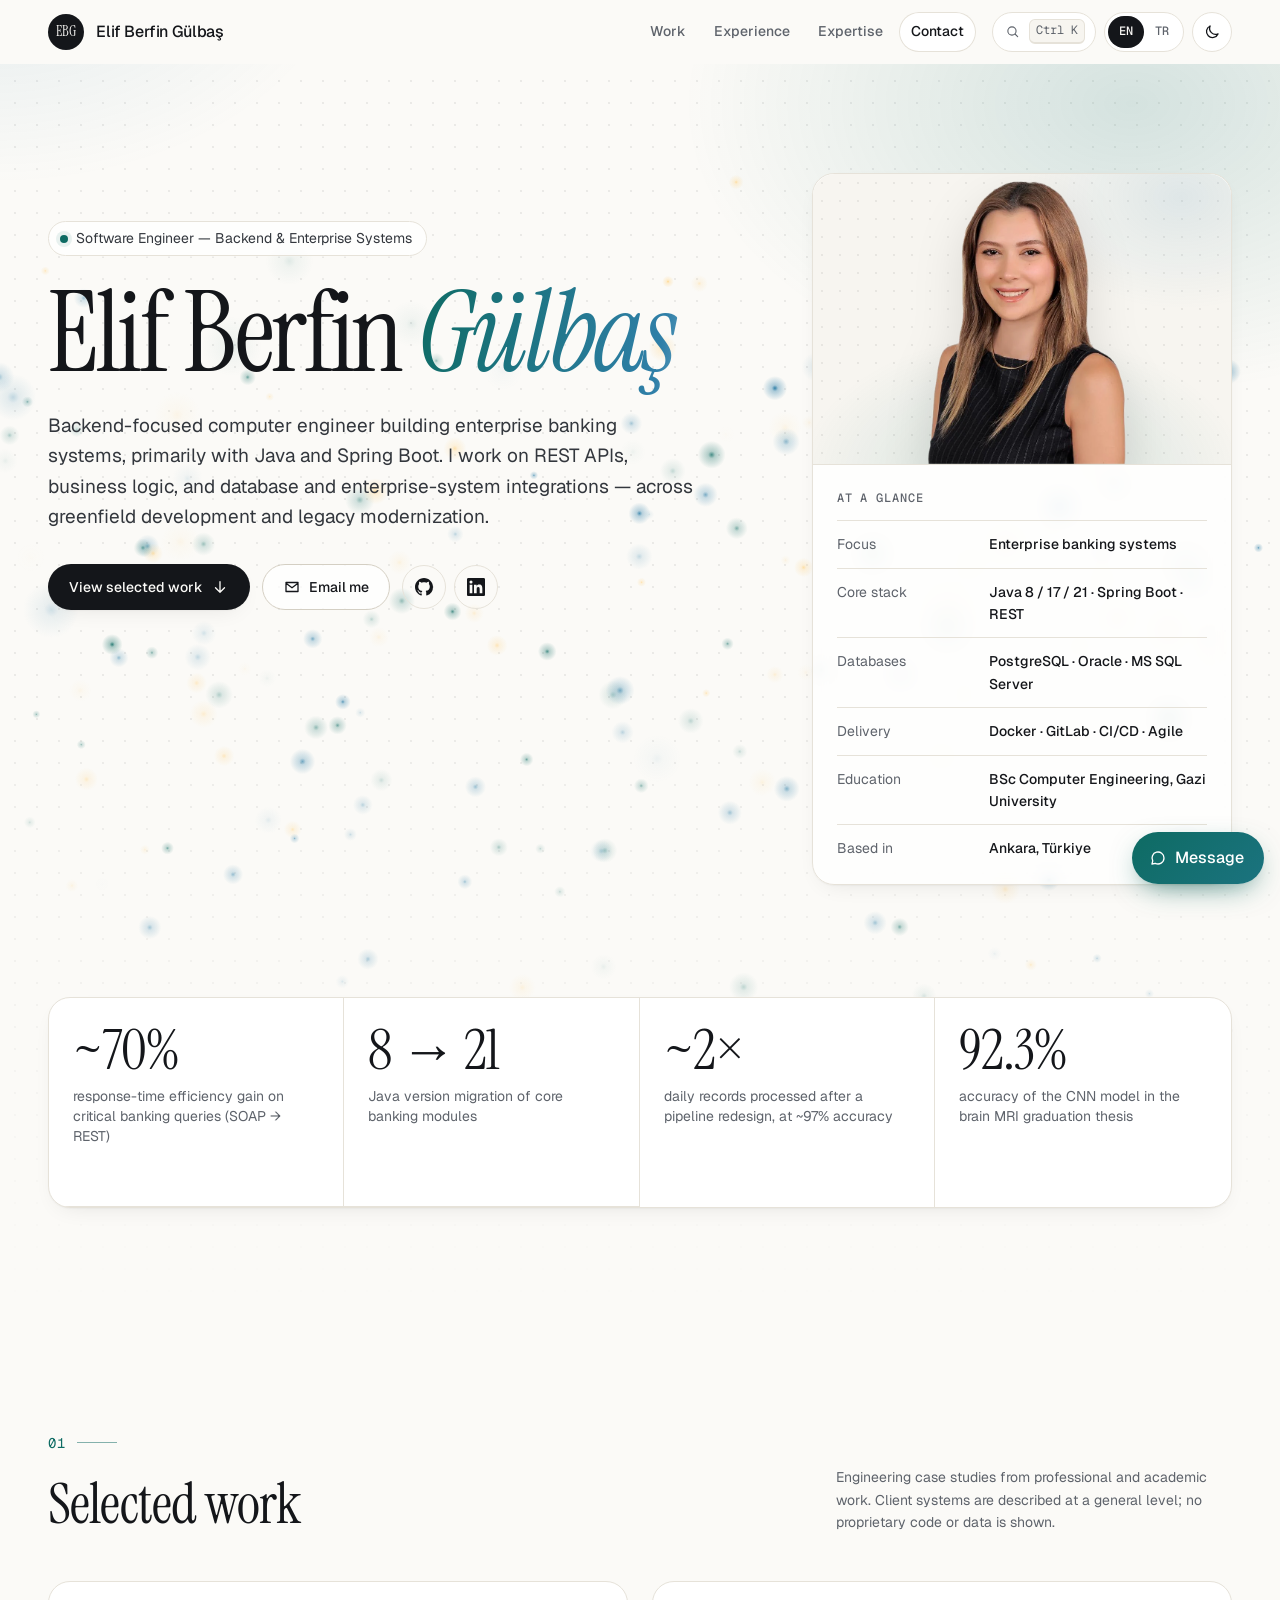
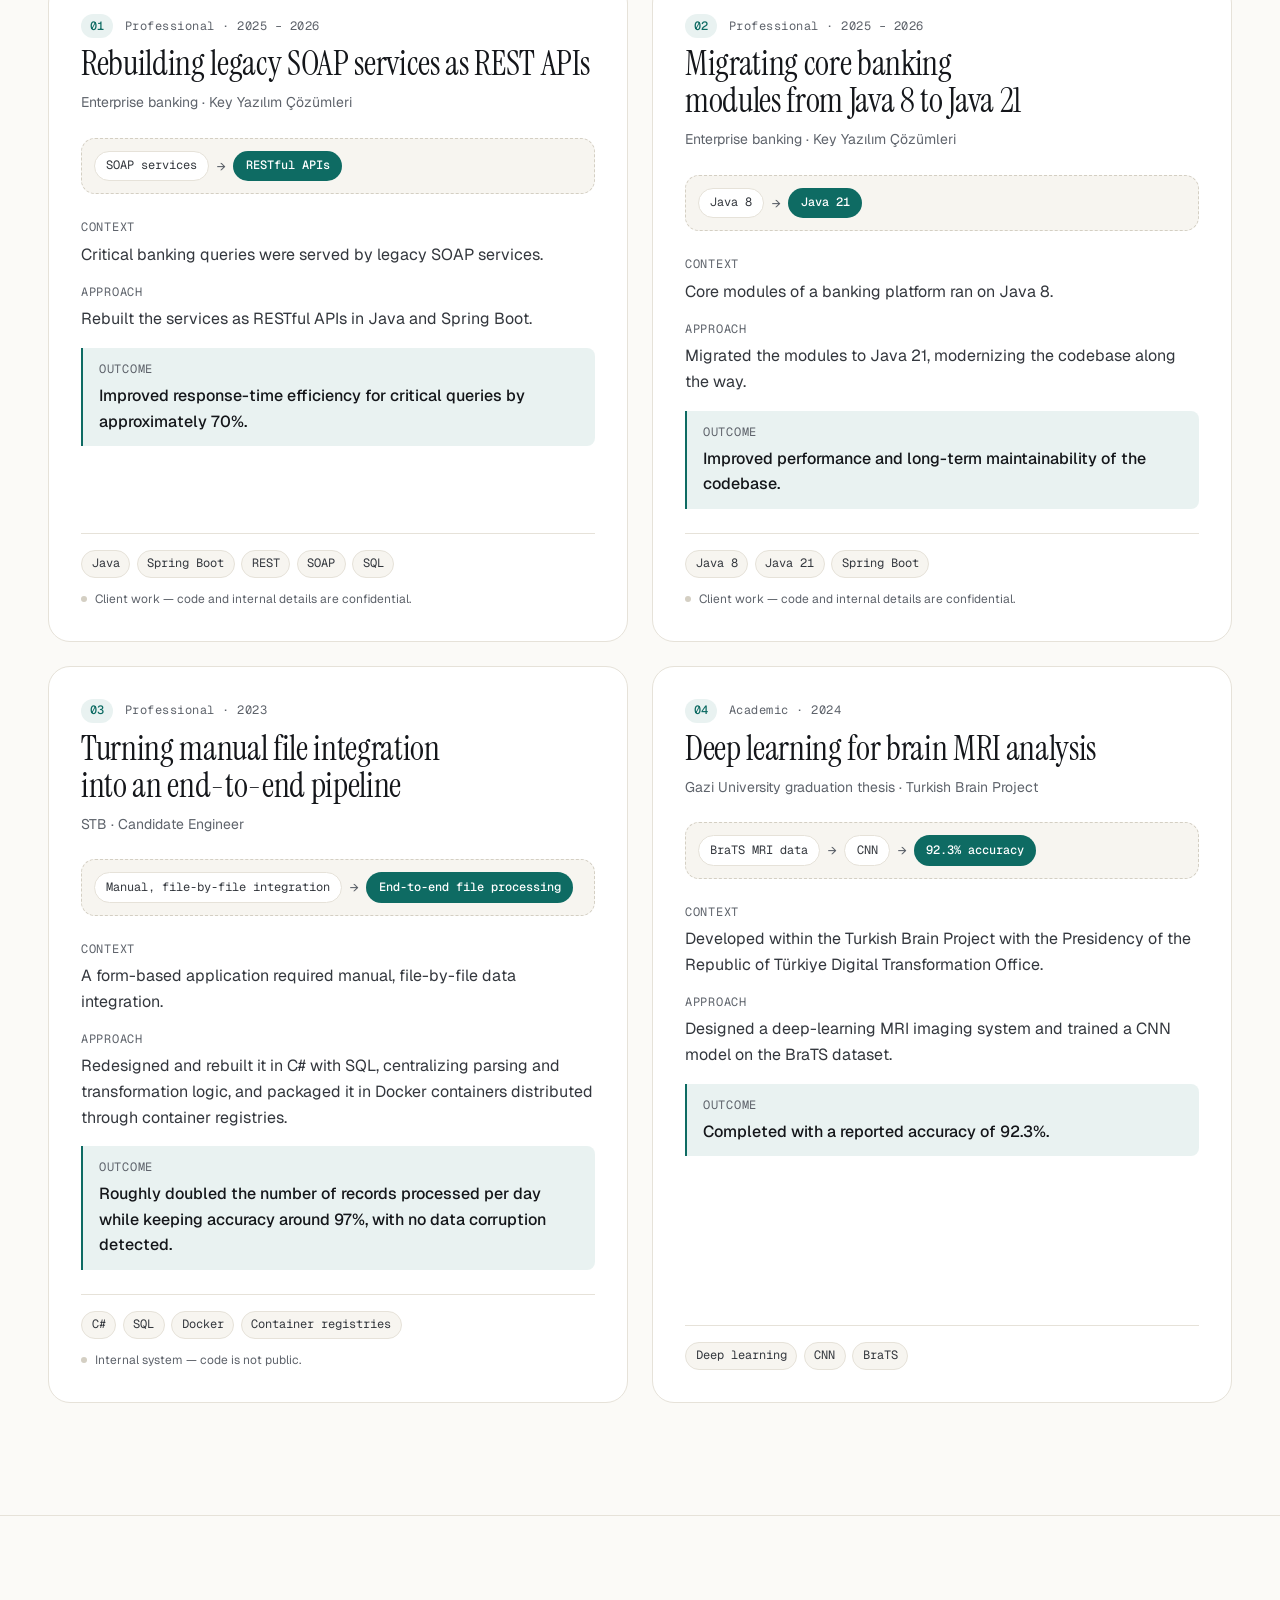
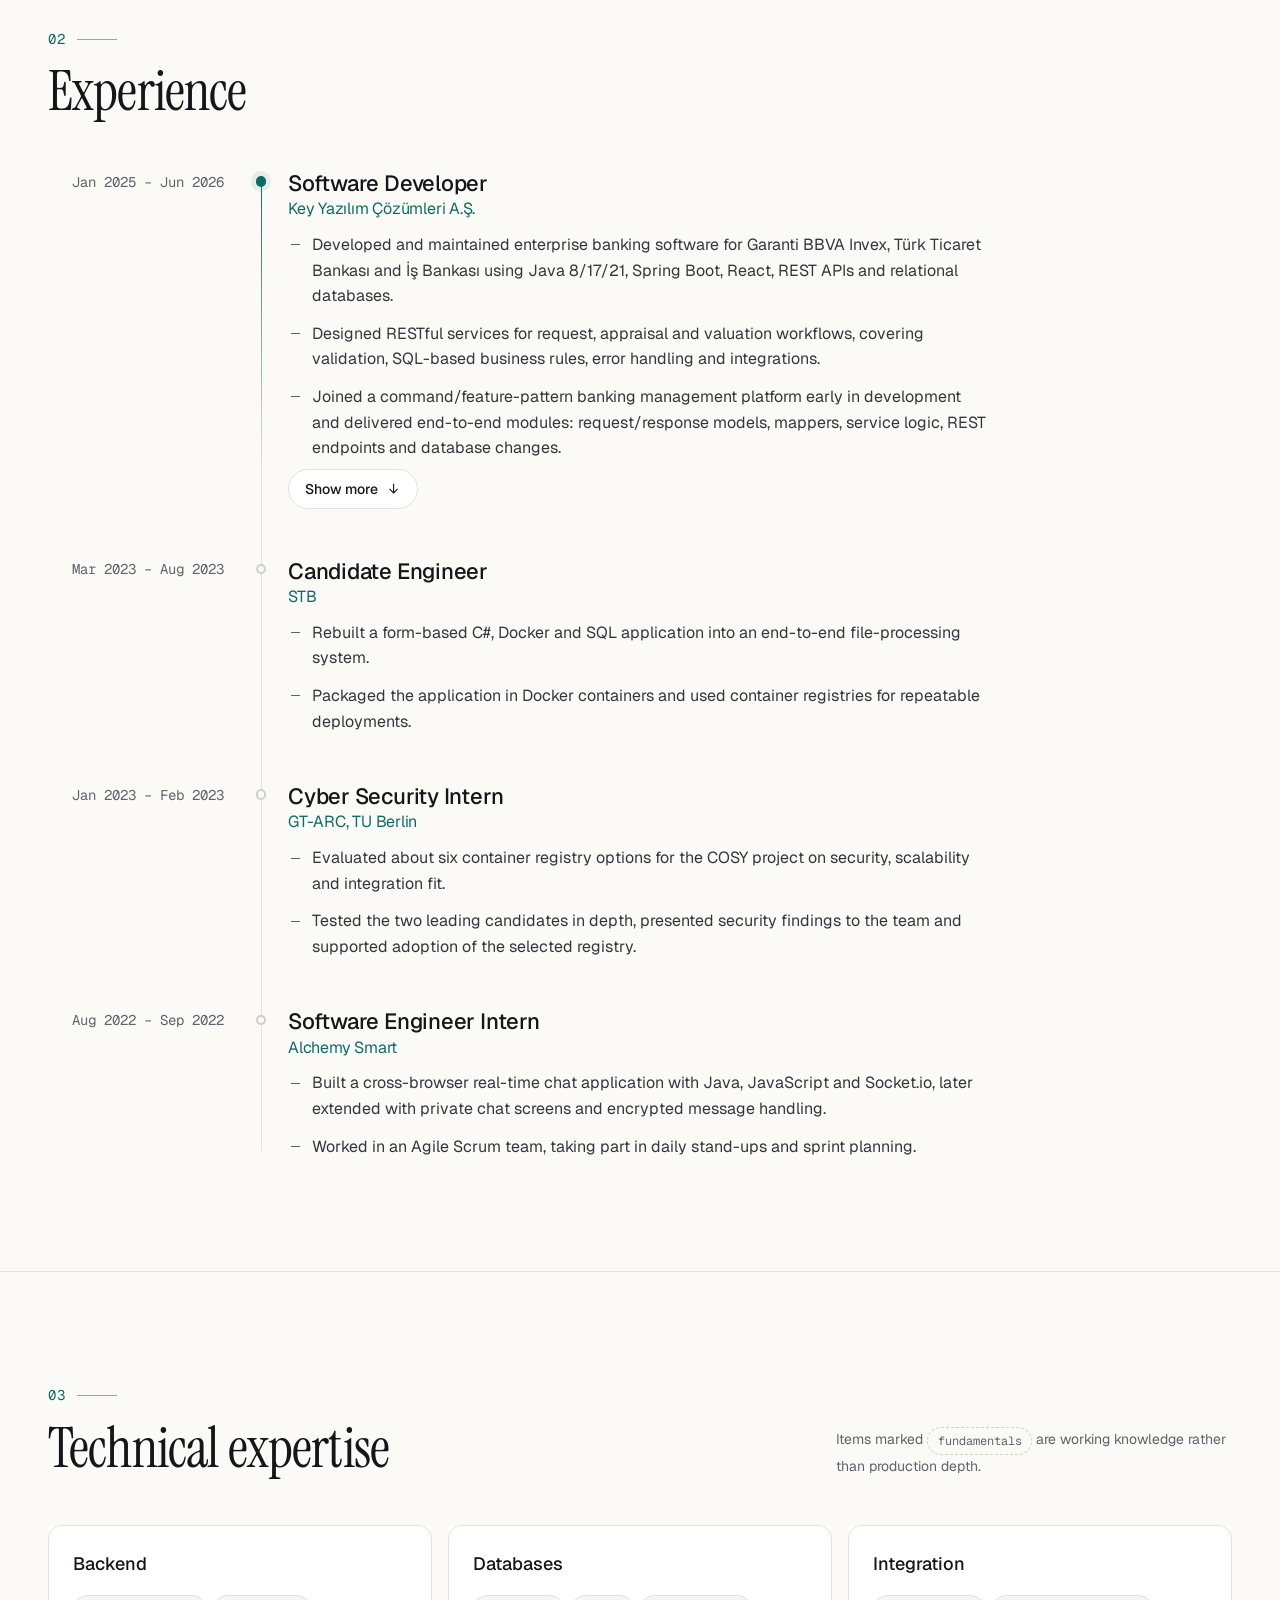
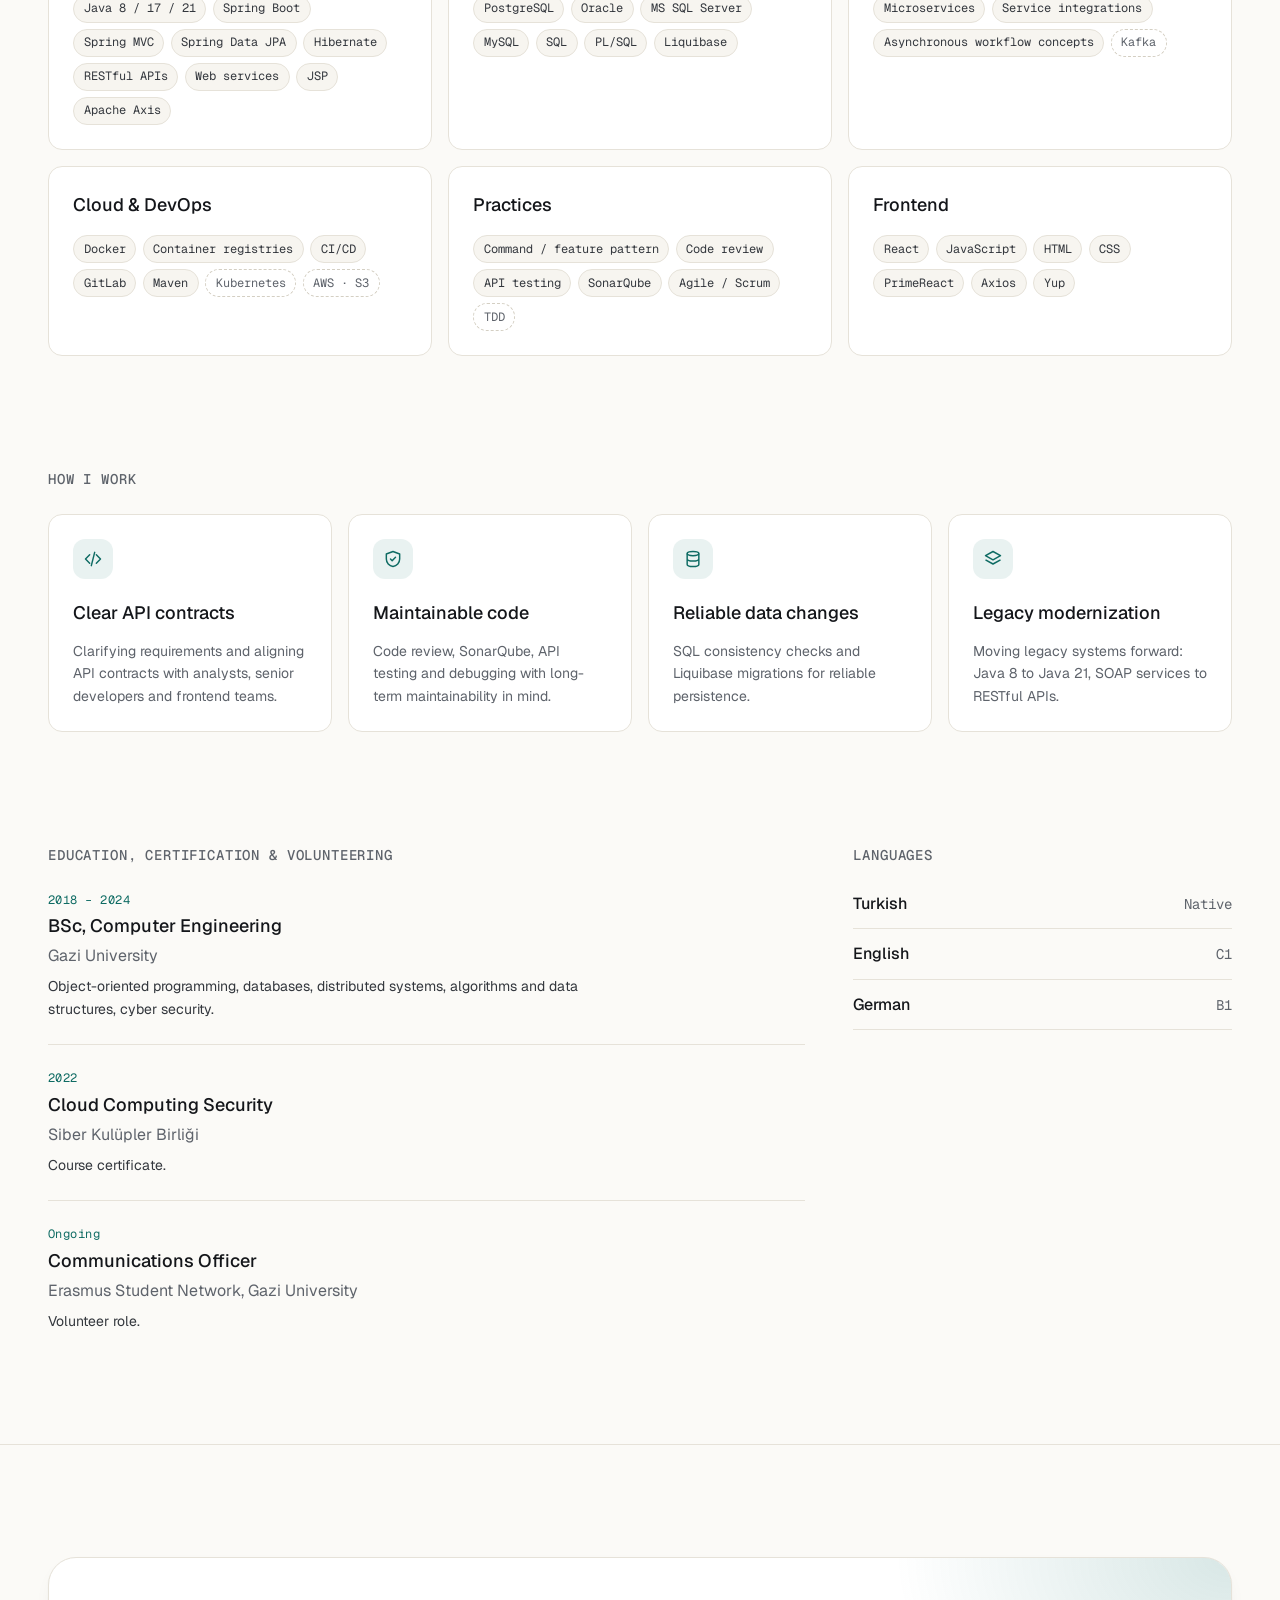
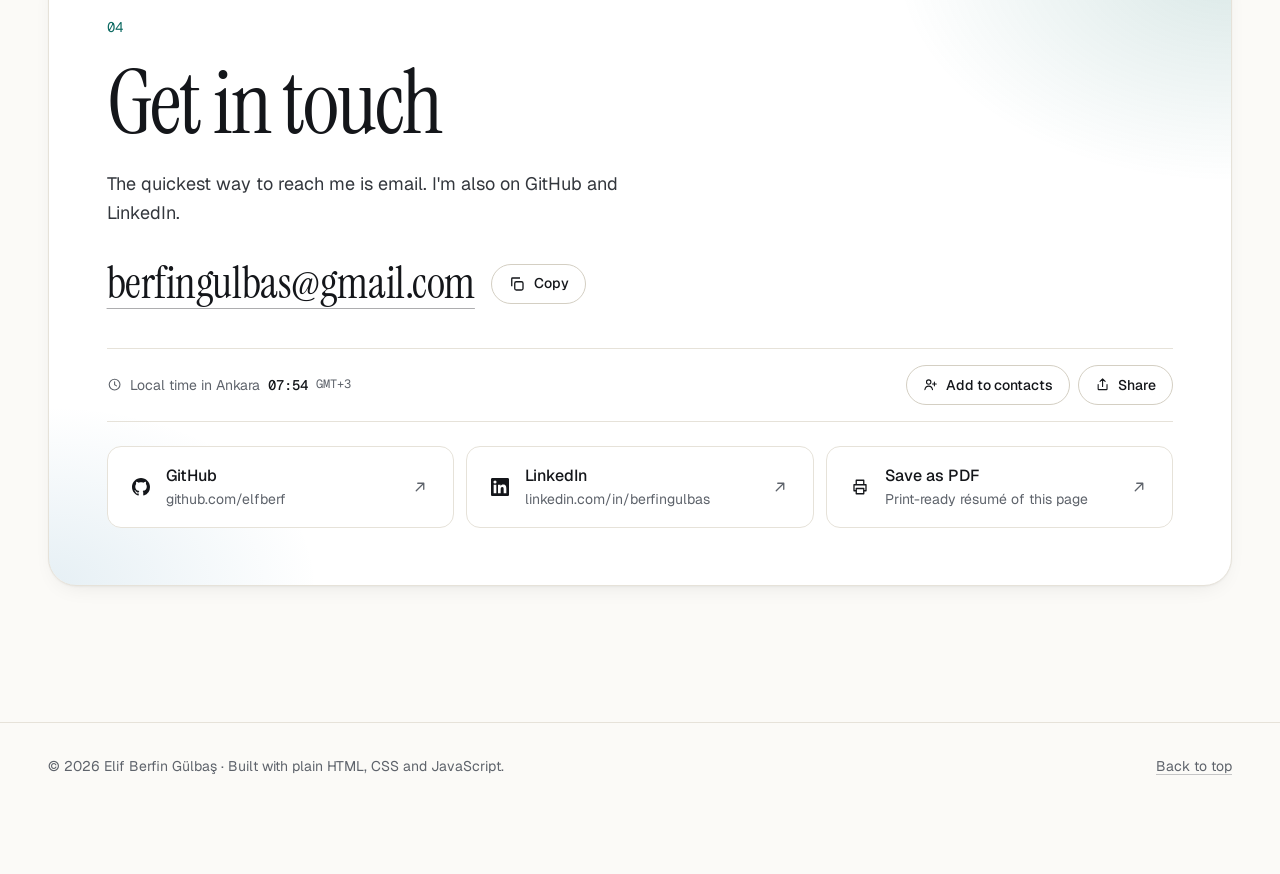
<file: index.html>
<!doctype html>
<html lang="en">
<head>
  <meta charset="utf-8">
  <meta name="viewport" content="width=device-width, initial-scale=1, viewport-fit=cover">
  <title>Elif Berfin Gülbaş — Software Engineer, Backend &amp; Enterprise Systems</title>
  <meta name="description" content="Elif Berfin Gülbaş is a backend-focused software engineer building enterprise banking systems with Java, Spring Boot, REST APIs and relational databases.">
  <meta name="author" content="Elif Berfin Gülbaş">
  <meta name="color-scheme" content="light dark">
  <meta name="theme-color" content="#fbfaf7" media="(prefers-color-scheme: light)">
  <meta name="theme-color" content="#0b0d0e" media="(prefers-color-scheme: dark)">
  <!-- Absolute URLs below assume the user site https://elfberf.github.io/.
       If the site is served from a project subpath, update them (see AGENTS.md). -->
  <link rel="canonical" href="https://elfberf.github.io/">
  <link rel="alternate" hreflang="en" href="https://elfberf.github.io/?lang=en">
  <link rel="alternate" hreflang="tr" href="https://elfberf.github.io/?lang=tr">
  <link rel="alternate" hreflang="x-default" href="https://elfberf.github.io/">
  <meta property="og:type" content="profile">
  <meta property="og:title" content="Elif Berfin Gülbaş — Software Engineer">
  <meta property="og:description" content="Backend & enterprise systems: Java, Spring Boot, REST APIs, relational databases.">
  <meta property="og:url" content="https://elfberf.github.io/">
  <meta property="og:image" content="https://elfberf.github.io/assets/img/og.png">
  <meta property="og:image:width" content="1200">
  <meta property="og:image:height" content="630">
  <meta property="og:image:alt" content="Elif Berfin Gülbaş — Software Engineer, Backend & Enterprise Systems">
  <meta name="twitter:card" content="summary_large_image">
  <link rel="icon" href="assets/img/favicon.svg" type="image/svg+xml">
  <link rel="apple-touch-icon" href="assets/img/apple-touch-icon.png">
  <link rel="manifest" href="manifest.webmanifest">
  <link rel="preconnect" href="https://fonts.googleapis.com">
  <link rel="preconnect" href="https://fonts.gstatic.com" crossorigin>
  <link rel="stylesheet" href="https://fonts.googleapis.com/css2?family=Geist:wght@400;500;600&family=Geist+Mono:wght@400;500&family=Instrument+Serif:ital@0;1&display=swap">
  <link rel="stylesheet" href="assets/css/main.css?v=20261021-1513">
  <script>
    // Apply saved theme before first paint to avoid a flash. Storage can be unavailable.
    (function () {
      try {
        var theme = localStorage.getItem("theme");
        if (theme === "light" || theme === "dark") document.documentElement.dataset.theme = theme;
      } catch (e) {}
      document.documentElement.classList.add("js");
    })();
  </script>
  <script type="application/ld+json">
  {
    "@context": "https://schema.org",
    "@type": "Person",
    "name": "Elif Berfin Gülbaş",
    "jobTitle": "Software Engineer",
    "image": "https://elfberf.github.io/assets/img/portrait.png",
    "url": "https://elfberf.github.io/",
    "email": "mailto:berfingulbas@gmail.com",
    "address": { "@type": "PostalAddress", "addressLocality": "Ankara", "addressCountry": "TR" },
    "alumniOf": { "@type": "CollegeOrUniversity", "name": "Gazi University" },
    "knowsAbout": ["Java", "Spring Boot", "REST APIs", "PostgreSQL", "Oracle", "Docker", "CI/CD"],
    "knowsLanguage": ["tr", "en", "de"],
    "sameAs": ["https://github.com/elfberf", "https://www.linkedin.com/in/berfingulbas/"]
  }
  </script>
  <script type="module" src="assets/js/main.js?v=20261021-1513"></script>
</head>
<body>
  <!-- Icon sprite: each symbol is referenced by its id with an svg use element. -->
  <svg width="0" height="0" style="position:absolute" aria-hidden="true" focusable="false">
    <symbol id="i-github" viewBox="0 0 16 16"><path fill="currentColor" d="M8 0C3.58 0 0 3.58 0 8c0 3.54 2.29 6.53 5.47 7.59.4.07.55-.17.55-.38 0-.19-.01-.82-.01-1.49-2.01.37-2.53-.49-2.69-.94-.09-.23-.48-.94-.82-1.13-.28-.15-.68-.52-.01-.53.63-.01 1.08.58 1.23.82.72 1.21 1.87.87 2.33.66.07-.52.28-.87.51-1.07-1.78-.2-3.64-.89-3.64-3.95 0-.87.31-1.59.82-2.15-.08-.2-.36-1.02.08-2.12 0 0 .67-.21 2.2.82.64-.18 1.32-.27 2-.27.68 0 1.36.09 2 .27 1.53-1.04 2.2-.82 2.2-.82.44 1.1.16 1.92.08 2.12.51.56.82 1.27.82 2.15 0 3.07-1.87 3.75-3.65 3.95.29.25.54.73.54 1.48 0 1.07-.01 1.93-.01 2.2 0 .21.15.46.55.38A8.01 8.01 0 0 0 16 8c0-4.42-3.58-8-8-8Z"/></symbol>
    <symbol id="i-linkedin" viewBox="0 0 24 24"><path fill="currentColor" d="M20.45 20.45h-3.56v-5.57c0-1.33-.02-3.04-1.85-3.04-1.85 0-2.14 1.45-2.14 2.94v5.67H9.35V9h3.41v1.56h.05c.48-.9 1.64-1.85 3.37-1.85 3.6 0 4.27 2.37 4.27 5.46v6.28ZM5.34 7.43a2.06 2.06 0 1 1 0-4.13 2.06 2.06 0 0 1 0 4.13ZM7.12 20.45H3.56V9h3.56v11.45ZM22.22 0H1.77C.79 0 0 .77 0 1.73v20.54C0 23.23.79 24 1.77 24h20.45c.98 0 1.78-.77 1.78-1.73V1.73C24 .77 23.2 0 22.22 0Z"/></symbol>
    <symbol id="i-mail" viewBox="0 0 24 24"><path fill="none" stroke="currentColor" stroke-width="1.75" stroke-linecap="round" stroke-linejoin="round" d="M4 6h16v12H4zM4 7l8 6 8-6"/></symbol>
    <symbol id="i-arrow" viewBox="0 0 24 24"><path fill="none" stroke="currentColor" stroke-width="1.75" stroke-linecap="round" stroke-linejoin="round" d="M7 17 17 7M9 7h8v8"/></symbol>
    <symbol id="i-down" viewBox="0 0 24 24"><path fill="none" stroke="currentColor" stroke-width="1.75" stroke-linecap="round" stroke-linejoin="round" d="M12 5v14M6 13l6 6 6-6"/></symbol>
    <symbol id="i-up" viewBox="0 0 24 24"><path fill="none" stroke="currentColor" stroke-width="1.75" stroke-linecap="round" stroke-linejoin="round" d="M12 19V5M6 11l6-6 6 6"/></symbol>
    <symbol id="i-sun" viewBox="0 0 24 24"><g fill="none" stroke="currentColor" stroke-width="1.75" stroke-linecap="round"><circle cx="12" cy="12" r="4"/><path d="M12 2v2M12 20v2M4.9 4.9l1.4 1.4M17.7 17.7l1.4 1.4M2 12h2M20 12h2M4.9 19.1l1.4-1.4M17.7 6.3l1.4-1.4"/></g></symbol>
    <symbol id="i-moon" viewBox="0 0 24 24"><path fill="none" stroke="currentColor" stroke-width="1.75" stroke-linecap="round" stroke-linejoin="round" d="M20 14.5A8 8 0 0 1 9.5 4a8 8 0 1 0 10.5 10.5Z"/></symbol>
    <symbol id="i-menu" viewBox="0 0 24 24"><path fill="none" stroke="currentColor" stroke-width="1.75" stroke-linecap="round" d="M4 8h16M4 16h16"/></symbol>
    <symbol id="i-close" viewBox="0 0 24 24"><path fill="none" stroke="currentColor" stroke-width="1.75" stroke-linecap="round" d="M6 6l12 12M18 6 6 18"/></symbol>
    <symbol id="i-copy" viewBox="0 0 24 24"><g fill="none" stroke="currentColor" stroke-width="1.75" stroke-linejoin="round"><rect x="9" y="9" width="11" height="11" rx="2"/><path d="M5 15V5a1 1 0 0 1 1-1h10"/></g></symbol>
    <symbol id="i-check" viewBox="0 0 24 24"><path fill="none" stroke="currentColor" stroke-width="2" stroke-linecap="round" stroke-linejoin="round" d="m5 12 5 5 9-10"/></symbol>
    <symbol id="i-print" viewBox="0 0 24 24"><g fill="none" stroke="currentColor" stroke-width="1.75" stroke-linejoin="round"><path d="M7 9V3h10v6M7 17H4v-8h16v8h-3"/><path d="M7 14h10v7H7z"/></g></symbol>
    <symbol id="i-contract" viewBox="0 0 24 24"><g fill="none" stroke="currentColor" stroke-width="1.75" stroke-linecap="round" stroke-linejoin="round"><path d="M8 7 3 12l5 5M16 7l5 5-5 5M14 4l-4 16"/></g></symbol>
    <symbol id="i-shield" viewBox="0 0 24 24"><g fill="none" stroke="currentColor" stroke-width="1.75" stroke-linecap="round" stroke-linejoin="round"><path d="M12 3 4 6v6c0 4.5 3.4 8.3 8 9 4.6-.7 8-4.5 8-9V6z"/><path d="m9 12 2 2 4-4"/></g></symbol>
    <symbol id="i-database" viewBox="0 0 24 24"><g fill="none" stroke="currentColor" stroke-width="1.75"><ellipse cx="12" cy="5.5" rx="7" ry="2.5"/><path d="M5 5.5v13c0 1.4 3.1 2.5 7 2.5s7-1.1 7-2.5v-13M5 12c0 1.4 3.1 2.5 7 2.5s7-1.1 7-2.5"/></g></symbol>
    <symbol id="i-layers" viewBox="0 0 24 24"><g fill="none" stroke="currentColor" stroke-width="1.75" stroke-linejoin="round"><path d="m12 3 9 5-9 5-9-5z"/><path d="m3 13 9 5 9-5"/></g></symbol>
    <symbol id="i-chat" viewBox="0 0 24 24"><path fill="none" stroke="currentColor" stroke-width="1.75" stroke-linecap="round" stroke-linejoin="round" d="M20 12a8 8 0 0 1-11.6 7.1L4 20l1-4.1A8 8 0 1 1 20 12Z"/></symbol>
    <symbol id="i-search" viewBox="0 0 24 24"><g fill="none" stroke="currentColor" stroke-width="1.75" stroke-linecap="round"><circle cx="11" cy="11" r="6.5"/><path d="m20 20-4.2-4.2"/></g></symbol>
    <symbol id="i-send" viewBox="0 0 24 24"><path fill="none" stroke="currentColor" stroke-width="1.75" stroke-linecap="round" stroke-linejoin="round" d="M4 12 20 4l-6 16-3-7-7-1Z"/></symbol>
    <symbol id="i-user-plus" viewBox="0 0 24 24"><g fill="none" stroke="currentColor" stroke-width="1.75" stroke-linecap="round"><circle cx="9" cy="8" r="3.5"/><path d="M3 20c.6-3.4 3-5.5 6-5.5s5.4 2.1 6 5.5M18 8v6M15 11h6"/></g></symbol>
    <symbol id="i-share" viewBox="0 0 24 24"><g fill="none" stroke="currentColor" stroke-width="1.75" stroke-linecap="round" stroke-linejoin="round"><path d="M12 15V3M8 7l4-4 4 4"/><path d="M5 12v7a1 1 0 0 0 1 1h12a1 1 0 0 0 1-1v-7"/></g></symbol>
    <symbol id="i-clock" viewBox="0 0 24 24"><g fill="none" stroke="currentColor" stroke-width="1.75" stroke-linecap="round"><circle cx="12" cy="12" r="8.5"/><path d="M12 7.5V12l3 2"/></g></symbol>
    <symbol id="i-globe" viewBox="0 0 24 24"><g fill="none" stroke="currentColor" stroke-width="1.75"><circle cx="12" cy="12" r="8.5"/><path d="M3.5 12h17M12 3.5c2.3 2.4 3.5 5.2 3.5 8.5s-1.2 6.1-3.5 8.5c-2.3-2.4-3.5-5.2-3.5-8.5s1.2-6.1 3.5-8.5Z"/></g></symbol>
  </svg>

  <a class="skip-link" href="#main" data-i18n="skip">Skip to content</a>
  <div class="progress" aria-hidden="true"><span></span></div>

  <header class="site-header">
    <div class="container site-header__inner">
      <a class="brand" href="#top" data-i18n-attr="aria-label:nav.home" aria-label="Elif Berfin Gülbaş, back to top">
        <span class="brand__mark" aria-hidden="true">EBG</span>
        <span class="brand__name">Elif Berfin Gülbaş</span>
      </a>

      <nav class="nav" id="site-nav" data-i18n-attr="aria-label:nav.label" aria-label="Primary">
        <ul class="nav__list">
          <li><a href="#work" data-i18n="nav.work">Work</a></li>
          <li><a href="#experience" data-i18n="nav.experience">Experience</a></li>
          <li><a href="#expertise" data-i18n="nav.expertise">Expertise</a></li>
          <li><a href="#contact" data-i18n="nav.contact">Contact</a></li>
        </ul>
      </nav>

      <div class="controls">
        <button type="button" class="palette-trigger" data-palette-open data-i18n-attr="aria-label:palette.open" aria-label="Open command menu">
          <svg class="icon icon--small" aria-hidden="true"><use href="#i-search"/></svg>
          <kbd data-shortcut>⌘K</kbd>
        </button>
        <div class="lang-switch" role="group" data-i18n-attr="aria-label:lang.label" aria-label="Language">
          <button type="button" data-lang="en" aria-pressed="true" lang="en">EN</button>
          <button type="button" data-lang="tr" aria-pressed="false" lang="tr">TR</button>
        </div>
        <button type="button" class="icon-button" data-theme-toggle aria-label="Switch to dark theme">
          <svg class="icon icon--moon" aria-hidden="true"><use href="#i-moon"/></svg>
          <svg class="icon icon--sun" aria-hidden="true"><use href="#i-sun"/></svg>
        </button>
        <button type="button" class="icon-button menu-button" data-menu-toggle aria-expanded="false" aria-controls="site-nav" data-i18n-attr="aria-label:nav.menu" aria-label="Menu">
          <svg class="icon icon--open" aria-hidden="true"><use href="#i-menu"/></svg>
          <svg class="icon icon--close" aria-hidden="true"><use href="#i-close"/></svg>
        </button>
      </div>
    </div>
  </header>

  <main id="main">
    <section class="hero" id="top" aria-labelledby="hero-title">
      <div class="hero__backdrop" aria-hidden="true"></div>
      <div class="container hero__grid">
        <div class="hero__copy">
          <p class="pill reveal"><span class="pill__dot" aria-hidden="true"></span><span data-i18n="hero.eyebrow">Software Engineer — Backend &amp; Enterprise Systems</span></p>
          <h1 id="hero-title" class="hero__title reveal">Elif Berfin <em>Gülbaş</em></h1>
          <p class="hero__lede reveal" data-i18n="hero.lede">Backend-focused computer engineer building enterprise banking systems, primarily with Java and Spring Boot. I work on REST APIs, business logic, and database and enterprise-system integrations — across greenfield development and legacy modernization.</p>
          <div class="hero__actions reveal">
            <a class="button button--primary" href="#work">
              <span data-i18n="hero.ctaWork">View selected work</span>
              <svg class="icon" aria-hidden="true"><use href="#i-down"/></svg>
            </a>
            <a class="button button--ghost" href="mailto:berfingulbas@gmail.com">
              <svg class="icon" aria-hidden="true"><use href="#i-mail"/></svg>
              <span data-i18n="hero.ctaEmail">Email me</span>
            </a>
            <span class="hero__social">
              <a class="icon-button icon-button--outline" href="https://github.com/elfberf" rel="me" aria-label="GitHub">
                <svg class="icon" aria-hidden="true"><use href="#i-github"/></svg>
              </a>
              <a class="icon-button icon-button--outline" href="https://www.linkedin.com/in/berfingulbas/" rel="me" aria-label="LinkedIn">
                <svg class="icon" aria-hidden="true"><use href="#i-linkedin"/></svg>
              </a>
            </span>
          </div>
        </div>

        <aside class="glance reveal" aria-labelledby="glance-title">
          <figure class="portrait">
            <picture>
              <source srcset="assets/img/portrait.webp" type="image/webp">
              <img src="assets/img/portrait.png" width="591" height="827" alt="Portrait of Elif Berfin Gülbaş" data-i18n-attr="alt:portrait.alt" fetchpriority="high" decoding="async">
            </picture>
          </figure>
          <h2 class="glance__title" id="glance-title" data-i18n="glance.title">At a glance</h2>
          <div data-render="glance"></div>
        </aside>
      </div>

      <div class="container">
        <div class="metrics reveal" role="region" data-i18n-attr="aria-label:metrics.label" aria-label="Selected results" data-render="metrics"></div>
      </div>
    </section>

    <section class="section" id="work" aria-labelledby="work-title">
      <div class="container">
        <header class="section__head reveal">
          <p class="section__index" aria-hidden="true">01</p>
          <h2 class="section__title" id="work-title" data-i18n="work.title">Selected work</h2>
          <p class="section__intro" data-i18n="work.intro">Engineering case studies from professional and academic work. Client systems are described at a general level; no proprietary code or data is shown.</p>
        </header>
        <div data-render="caseStudies"></div>
      </div>
    </section>

    <section class="section" id="experience" aria-labelledby="experience-title">
      <div class="container">
        <header class="section__head reveal">
          <p class="section__index" aria-hidden="true">02</p>
          <h2 class="section__title" id="experience-title" data-i18n="experience.title">Experience</h2>
        </header>
        <div data-render="experience"></div>
      </div>
    </section>

    <section class="section" id="expertise" aria-labelledby="expertise-title">
      <div class="container">
        <header class="section__head reveal">
          <p class="section__index" aria-hidden="true">03</p>
          <h2 class="section__title" id="expertise-title" data-i18n="expertise.title">Technical expertise</h2>
          <p class="section__intro">
            <span data-i18n="expertise.introBefore">Items marked</span>
            <span class="tag tag--fundamentals" data-i18n="fundamentals">fundamentals</span>
            <span data-i18n="expertise.introAfter">are working knowledge rather than production depth.</span>
          </p>
        </header>
        <div data-render="skills"></div>

        <h3 class="subhead reveal" data-i18n="principles.title">How I work</h3>
        <div data-render="principles"></div>

        <div class="split">
          <div class="reveal">
            <h3 class="subhead" data-i18n="education.title">Education, certification &amp; volunteering</h3>
            <div data-render="education"></div>
          </div>
          <div class="reveal">
            <h3 class="subhead" data-i18n="languages.title">Languages</h3>
            <div data-render="languages"></div>
          </div>
        </div>
      </div>
    </section>

    <section class="section section--contact" id="contact" aria-labelledby="contact-title">
      <div class="container">
        <div class="contact reveal">
          <p class="section__index" aria-hidden="true">04</p>
          <h2 class="contact__title" id="contact-title" data-i18n="contact.title">Get in touch</h2>
          <p class="contact__lede" data-i18n="contact.lede">The quickest way to reach me is email. I'm also on GitHub and LinkedIn.</p>

          <div class="contact__email">
            <a class="contact__address" href="mailto:berfingulbas@gmail.com">berfingulbas@gmail.com</a>
            <button type="button" class="button button--ghost button--small" data-copy="berfingulbas@gmail.com" data-i18n-attr="aria-label:contact.copyLabel" aria-label="Copy email address">
              <svg class="icon icon--copy" aria-hidden="true"><use href="#i-copy"/></svg>
              <svg class="icon icon--check" aria-hidden="true"><use href="#i-check"/></svg>
              <span data-copy-label data-i18n="contact.copy">Copy</span>
            </button>
          </div>

          <div class="contact__meta">
            <p class="contact__time">
              <svg class="icon icon--small" aria-hidden="true"><use href="#i-clock"/></svg>
              <span data-i18n="contact.localTime">Local time in Ankara</span>
              <strong data-local-time>—</strong>
              <span class="contact__tz">GMT+3</span>
            </p>
            <div class="contact__tools">
              <button type="button" class="button button--ghost button--small" data-vcard>
                <svg class="icon icon--small" aria-hidden="true"><use href="#i-user-plus"/></svg>
                <span data-i18n="contact.vcard">Add to contacts</span>
              </button>
              <button type="button" class="button button--ghost button--small" data-share>
                <svg class="icon icon--small" aria-hidden="true"><use href="#i-share"/></svg>
                <span data-i18n="contact.share">Share</span>
              </button>
            </div>
          </div>

          <ul class="contact__links">
            <li>
              <a class="link-card" href="https://github.com/elfberf" rel="me">
                <svg class="icon" aria-hidden="true"><use href="#i-github"/></svg>
                <span><strong>GitHub</strong><span class="link-card__meta">github.com/elfberf</span></span>
                <svg class="icon link-card__arrow" aria-hidden="true"><use href="#i-arrow"/></svg>
              </a>
            </li>
            <li>
              <a class="link-card" href="https://www.linkedin.com/in/berfingulbas/" rel="me">
                <svg class="icon" aria-hidden="true"><use href="#i-linkedin"/></svg>
                <span><strong>LinkedIn</strong><span class="link-card__meta">linkedin.com/in/berfingulbas</span></span>
                <svg class="icon link-card__arrow" aria-hidden="true"><use href="#i-arrow"/></svg>
              </a>
            </li>
            <li>
              <button type="button" class="link-card" data-print>
                <svg class="icon" aria-hidden="true"><use href="#i-print"/></svg>
                <span><strong data-i18n="contact.print">Save as PDF</strong><span class="link-card__meta" data-i18n="contact.printMeta">Print-ready résumé of this page</span></span>
                <svg class="icon link-card__arrow" aria-hidden="true"><use href="#i-arrow"/></svg>
              </button>
            </li>
          </ul>
          <p class="print-only print-contact">berfingulbas@gmail.com · github.com/elfberf · linkedin.com/in/berfingulbas · Ankara, Türkiye</p>
        </div>
      </div>
    </section>

    <noscript>
      <p class="container noscript">
        Case studies, experience and skills need JavaScript. The full CV is available on
        <a href="https://www.linkedin.com/in/berfingulbas/">LinkedIn</a>.
      </p>
    </noscript>
  </main>

  <footer class="site-footer">
    <div class="container site-footer__inner">
      <p>© <span data-year>2026</span> Elif Berfin Gülbaş · <span data-i18n="footer.built">Built with plain HTML, CSS and JavaScript.</span></p>
      <p><a href="#top" data-i18n="footer.top">Back to top</a></p>
    </div>
  </footer>

  <a class="to-top icon-button icon-button--solid" href="#top" data-to-top data-i18n-attr="aria-label:footer.top" aria-label="Back to top">
    <svg class="icon" aria-hidden="true"><use href="#i-up"/></svg>
  </a>
  <!-- Message assistant: scripted, runs entirely in the browser; mail is sent from the visitor's own account. -->
  <button type="button" class="assistant-launcher" data-assistant-open aria-expanded="false" aria-controls="assistant" data-i18n-attr="aria-label:assistant.openLabel" aria-label="Open the message assistant">
    <svg class="icon" aria-hidden="true"><use href="#i-chat"/></svg>
    <span data-i18n="assistant.open">Message</span>
  </button>
  <section class="assistant" id="assistant" role="dialog" aria-modal="false" aria-labelledby="assistant-title" hidden>
    <header class="assistant__head">
      <span class="brand__mark assistant__avatar" aria-hidden="true">EBG</span>
      <div class="assistant__heading">
        <h2 class="assistant__title" id="assistant-title" data-i18n="assistant.title">Message assistant</h2>
        <p class="assistant__subtitle" data-i18n="assistant.subtitle">Automated · answers come from the CV</p>
      </div>
      <button type="button" class="icon-button assistant__close" data-assistant-close data-i18n-attr="aria-label:assistant.close" aria-label="Close the message assistant">
        <svg class="icon" aria-hidden="true"><use href="#i-close"/></svg>
      </button>
    </header>
    <div class="assistant__log" role="log" aria-live="polite" data-assistant-log></div>
    <div class="assistant__chips" data-assistant-chips></div>
    <form class="assistant__form" data-assistant-form>
      <label class="visually-hidden" for="assistant-input" data-i18n="assistant.inputLabel">Your reply</label>
      <textarea id="assistant-input" rows="1" data-assistant-input autocomplete="off" placeholder="Ask about the CV or type “message”…"></textarea>
      <button type="submit" class="icon-button icon-button--solid" data-i18n-attr="aria-label:assistant.send" aria-label="Send">
        <svg class="icon icon--small" aria-hidden="true"><use href="#i-send"/></svg>
      </button>
    </form>
  </section>

  <!-- Command menu (⌘K / Ctrl+K or "/"). -->
  <div class="palette" id="palette" role="dialog" aria-modal="true" aria-labelledby="palette-title" hidden>
    <div class="palette__panel">
      <h2 class="visually-hidden" id="palette-title" data-i18n="palette.label">Command menu</h2>
      <div class="palette__search">
        <svg class="icon" aria-hidden="true"><use href="#i-search"/></svg>
        <input type="text" data-palette-input role="combobox" aria-expanded="true" aria-controls="palette-list" aria-autocomplete="list" autocomplete="off" spellcheck="false" data-i18n-attr="aria-label:palette.label" aria-label="Command menu" placeholder="Search or jump to…">
        <kbd>Esc</kbd>
      </div>
      <ul class="palette__list" id="palette-list" role="listbox" data-palette-list data-i18n-attr="aria-label:palette.label" aria-label="Command menu"></ul>
      <p class="palette__empty" data-palette-empty data-i18n="palette.empty" hidden>No matching commands</p>
      <p class="palette__footer" data-i18n="palette.footer">↑ ↓ to move · Enter to run · Esc to close</p>
    </div>
  </div>

  <div class="toast" data-toast aria-hidden="true"></div>
  <div class="visually-hidden" role="status" aria-live="polite" data-announcer></div>
</body>
</html>
</file>
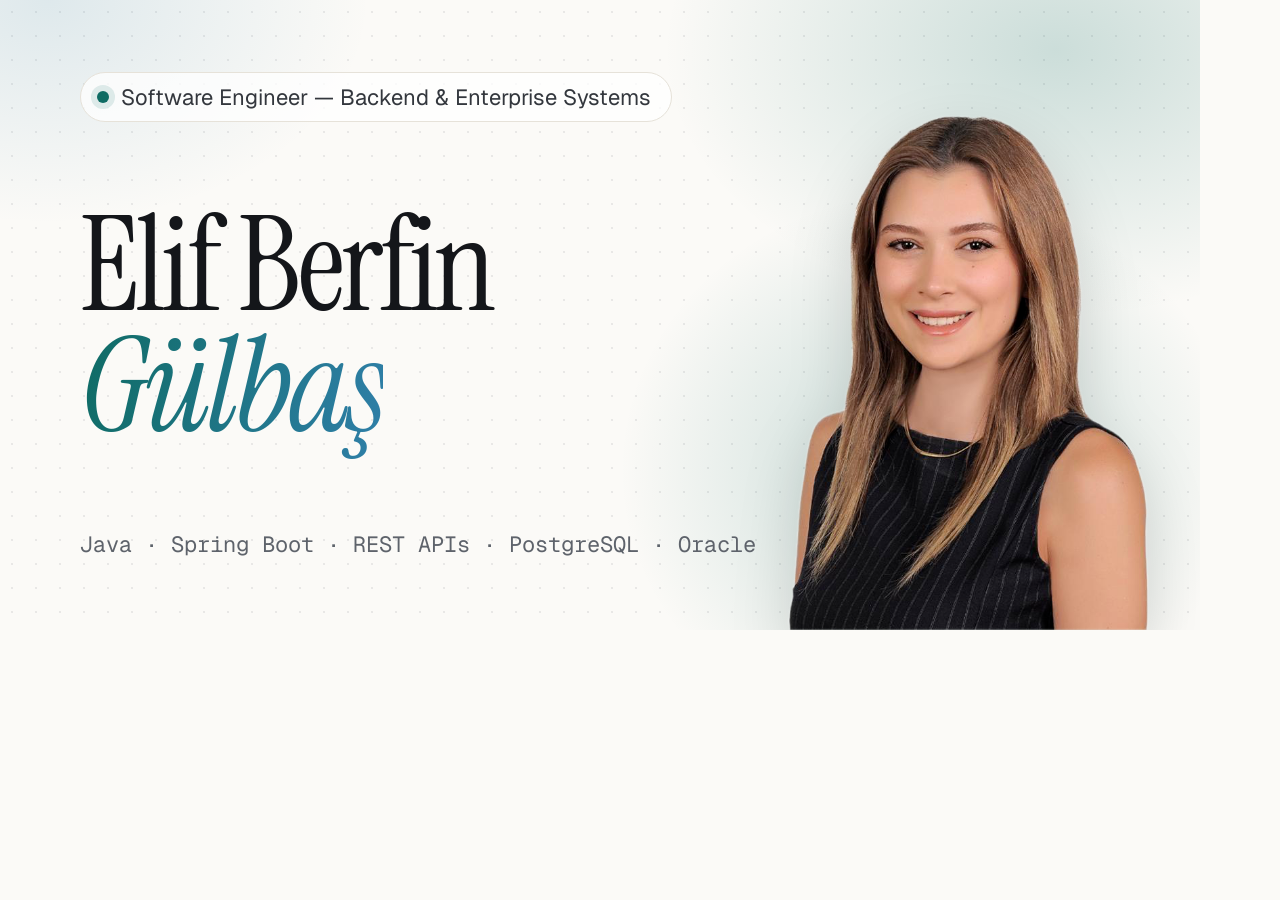
<file: scripts/og.html>
<!doctype html>
<!-- Source for assets/img/og.png (1200×630). Regenerate: see README "Social image". -->
<html lang="en"><head><meta charset="utf-8">
<link rel="stylesheet" href="https://fonts.googleapis.com/css2?family=Geist:wght@400;500&family=Geist+Mono&family=Instrument+Serif:ital@0;1&display=block">
<style>
  html,body{margin:0;width:1200px;height:630px;overflow:hidden}
  body{background:#fbfaf7;color:#14161a;font-family:Geist,system-ui,sans-serif;position:relative}
  .bg{position:absolute;inset:0;background:
    radial-gradient(560px 380px at 88% 8%,rgba(14,107,99,.20),transparent 70%),
    radial-gradient(460px 320px at 4% 0%,rgba(47,127,168,.14),transparent 70%),
    radial-gradient(rgba(20,22,26,.08) 1px,transparent 1.3px) 0 0/24px 24px}
  .wrap{position:absolute;inset:72px 80px;display:flex;flex-direction:column;justify-content:space-between}
  .pill{display:inline-flex;align-items:center;gap:12px;align-self:flex-start;padding:10px 20px 10px 16px;border:1px solid #e6e2d9;border-radius:999px;background:rgba(255,255,255,.75);font-size:22px;color:#33373d}
  .dot{width:12px;height:12px;border-radius:50%;background:#0e6b63;box-shadow:0 0 0 6px rgba(14,107,99,.12)}
  h1{margin:0;font-family:"Instrument Serif",Georgia,serif;font-weight:400;font-size:132px;line-height:.92;letter-spacing:-.03em}
  h1 em{background:linear-gradient(100deg,#0e6b63,#2f7fa8);-webkit-background-clip:text;color:transparent}
  .foot{display:flex;justify-content:space-between;align-items:flex-end;font-family:"Geist Mono",monospace;font-size:22px;color:#5e636b}
  .photo{position:absolute;right:40px;bottom:0;height:560px;filter:drop-shadow(0 24px 30px rgba(0,0,0,.14))}
  .halo{position:absolute;right:-40px;bottom:-120px;width:620px;height:560px;border-radius:50%;background:radial-gradient(closest-side,rgba(14,107,99,.22),transparent)}
  .mark{width:64px;height:64px;border-radius:50%;background:#14161a;color:#fbfaf7;display:grid;place-items:center;font-family:"Instrument Serif",Georgia,serif;font-size:24px}
</style></head>
<body><div class="bg"></div><div class="halo"></div><img class="photo" src="../assets/img/portrait.png" alt=""><div class="wrap">
  <span class="pill"><span class="dot"></span>Software Engineer — Backend &amp; Enterprise Systems</span>
  <h1>Elif Berfin<br><em>Gülbaş</em></h1>
  <div class="foot"><span>Java · Spring Boot · REST APIs · PostgreSQL · Oracle</span></div>
</div></body></html>
</file>
<file: assets/css/main.css>
/* ==========================================================================
   Elif Berfin Gülbaş — portfolio
   Structure: tokens → base → layout → header → hero → sections → components
              → motion → utilities → print
   Mobile first; breakpoints at 40rem (640px), 48rem (768px), 64rem (1024px).
   ========================================================================== */

/* ---- Tokens ---------------------------------------------------------------- */
:root {
  --bg: #fbfaf7;
  --bg-soft: #f4f2ec;
  --surface: #ffffff;
  --surface-2: #f7f5f0;
  --ink: #14161a;
  --ink-2: #33373d;
  --muted: #5e636b;
  --line: #e6e2d9;
  --line-strong: #d4cfc3;
  --accent: #0e6b63;
  --accent-2: #2f7fa8;
  --accent-ink: #ffffff;
  --accent-soft: rgb(14 107 99 / 0.09);
  --glow-1: rgb(14 107 99 / 0.16);
  --glow-2: rgb(47 127 168 / 0.12);
  --dot: rgb(20 22 26 / 0.07);
  --shadow: 0 1px 2px rgb(20 22 26 / 0.04), 0 8px 24px -12px rgb(20 22 26 / 0.12);
  --shadow-lg: 0 2px 4px rgb(20 22 26 / 0.04), 0 24px 48px -24px rgb(20 22 26 / 0.22);
  --spot: rgb(14 107 99 / 0.07);
  /* Precomputed mixes (no color-mix(), which older iOS Safari lacks). */
  --bg-glass: rgb(251 250 247 / 0.82);
  --surface-glass: rgb(255 255 255 / 0.72);
  --ink-hover: #132224;
  --accent-hover: #0f5e58;
  --accent-mid: #1b737f;
  --accent-glow: rgb(14 107 99 / 0.7);
  --shimmer: #c1d9e5;

  --font-sans: "Geist", ui-sans-serif, system-ui, -apple-system, "Segoe UI", Roboto, sans-serif;
  --font-serif: "Instrument Serif", ui-serif, "Iowan Old Style", Georgia, serif;
  --font-mono: "Geist Mono", ui-monospace, "SF Mono", Menlo, Consolas, monospace;

  --step--2: 0.75rem;
  --step--1: 0.875rem;
  --step-0: 1rem;
  --step-1: 1.125rem;
  --step-2: 1.375rem;
  --step-3: clamp(2.25rem, 1.6rem + 2.6vw, 3.5rem);
  --step-4: clamp(3.25rem, 1.9rem + 6.4vw, 7rem);

  --space-1: 0.25rem;
  --space-2: 0.5rem;
  --space-3: 0.75rem;
  --space-4: 1rem;
  --space-5: 1.5rem;
  --space-6: 2rem;
  --space-7: 3rem;
  --space-8: clamp(4.5rem, 3rem + 5vw, 8rem);

  --measure: 64ch;
  --container: 74rem;
  --gutter: clamp(1rem, 0.4rem + 2.6vw, 2.5rem);
  --header-h: 4rem;
  --radius-sm: 8px;
  --radius: 14px;
  --radius-lg: 22px;
  --ease: cubic-bezier(0.2, 0.7, 0.2, 1);
}

/* Dark tokens: follow the system unless the visitor picked light, or picked dark. */
@media (prefers-color-scheme: dark) {
  :root:not([data-theme="light"]) {
    --bg: #0b0d0e;
    --bg-soft: #101315;
    --surface: #121517;
    --surface-2: #171b1e;
    --ink: #eceeef;
    --ink-2: #c9cdd0;
    --muted: #979ea4;
    --line: #22282b;
    --line-strong: #30373b;
    --accent: #5fd3c2;
    --accent-2: #7ab8e0;
    --accent-ink: #062320;
    --accent-soft: rgb(95 211 194 / 0.1);
    --glow-1: rgb(95 211 194 / 0.13);
    --glow-2: rgb(122 184 224 / 0.1);
    --dot: rgb(236 238 239 / 0.06);
    --shadow: 0 1px 2px rgb(0 0 0 / 0.3), 0 8px 24px -12px rgb(0 0 0 / 0.5);
    --shadow-lg: 0 2px 4px rgb(0 0 0 / 0.3), 0 24px 48px -24px rgb(0 0 0 / 0.7);
    --spot: rgb(95 211 194 / 0.07);
    --bg-glass: rgb(11 13 14 / 0.82);
    --surface-glass: rgb(18 21 23 / 0.72);
    --ink-hover: #d8eae9;
    --accent-hover: #74d7c9;
    --accent-mid: #6ac8ce;
    --accent-glow: rgb(95 211 194 / 0.55);
    --shimmer: #d7e9f6;
  }
}

:root[data-theme="dark"] {
  --bg: #0b0d0e;
  --bg-soft: #101315;
  --surface: #121517;
  --surface-2: #171b1e;
  --ink: #eceeef;
  --ink-2: #c9cdd0;
  --muted: #979ea4;
  --line: #22282b;
  --line-strong: #30373b;
  --accent: #5fd3c2;
  --accent-2: #7ab8e0;
  --accent-ink: #062320;
  --accent-soft: rgb(95 211 194 / 0.1);
  --glow-1: rgb(95 211 194 / 0.13);
  --glow-2: rgb(122 184 224 / 0.1);
  --dot: rgb(236 238 239 / 0.06);
  --shadow: 0 1px 2px rgb(0 0 0 / 0.3), 0 8px 24px -12px rgb(0 0 0 / 0.5);
  --shadow-lg: 0 2px 4px rgb(0 0 0 / 0.3), 0 24px 48px -24px rgb(0 0 0 / 0.7);
  --spot: rgb(95 211 194 / 0.07);
  --bg-glass: rgb(11 13 14 / 0.82);
  --surface-glass: rgb(18 21 23 / 0.72);
  --ink-hover: #d8eae9;
  --accent-hover: #74d7c9;
  --accent-mid: #6ac8ce;
  --accent-glow: rgb(95 211 194 / 0.55);
  --shimmer: #d7e9f6;
  color-scheme: dark;
}

:root[data-theme="light"] {
  color-scheme: light;
}

/* ---- Base ------------------------------------------------------------------ */
*,
*::before,
*::after {
  box-sizing: border-box;
}

html {
  -webkit-text-size-adjust: 100%;
  text-size-adjust: 100%;
  scroll-padding-top: calc(var(--header-h) + 1rem);
}

@media (prefers-reduced-motion: no-preference) {
  html {
    scroll-behavior: smooth;
  }
}

body {
  margin: 0;
  min-height: 100vh;
  background: var(--bg);
  color: var(--ink);
  font-family: var(--font-sans);
  font-size: var(--step-0);
  line-height: 1.6;
  -webkit-font-smoothing: antialiased;
  -moz-osx-font-smoothing: grayscale;
  text-rendering: optimizeLegibility;
  transition: background-color 0.3s var(--ease), color 0.3s var(--ease);
}

h1,
h2,
h3,
h4,
p,
ul,
ol,
dl,
dd {
  margin: 0;
}

ul,
ol {
  padding: 0;
  list-style: none;
}

a {
  color: inherit;
  text-decoration-color: color-mix(in srgb, currentColor 35%, transparent);
  text-decoration-thickness: 1px;
  text-underline-offset: 0.22em;
  transition: color 0.2s var(--ease), text-decoration-color 0.2s var(--ease);
}

a:hover {
  color: var(--accent);
  text-decoration-color: currentColor;
}

button {
  font: inherit;
  color: inherit;
}

/* Components set their own display; the hidden attribute must still win. */
[hidden] {
  display: none !important;
}

::selection {
  background: var(--accent);
  color: var(--accent-ink);
}

:focus-visible {
  outline: 2px solid var(--accent);
  outline-offset: 3px;
  border-radius: 4px;
}

.icon {
  width: 1.125rem;
  height: 1.125rem;
  flex: none;
}

.icon--small {
  width: 0.95rem;
  height: 0.95rem;
}

/* ---- Layout ---------------------------------------------------------------- */
.container {
  width: 100%;
  max-width: calc(var(--container) + 2 * var(--gutter));
  margin-inline: auto;
  padding-inline: max(var(--gutter), env(safe-area-inset-left)) max(var(--gutter), env(safe-area-inset-right));
}

.section {
  padding-block: var(--space-8);
}

.section + .section {
  border-top: 1px solid var(--line);
}

.section__head {
  display: grid;
  gap: var(--space-3);
  margin-bottom: var(--space-7);
}

@media (min-width: 64rem) {
  .section__head {
    grid-template-columns: minmax(0, 1fr) minmax(0, 26rem);
    grid-template-areas: "index index" "title intro";
    align-items: end;
    column-gap: var(--space-7);
  }

  .section__head .section__index {
    grid-area: index;
  }

  .section__head .section__title {
    grid-area: title;
  }

  .section__head .section__intro {
    grid-area: intro;
    justify-self: end;
  }
}

.section__index {
  display: inline-flex;
  align-items: center;
  gap: var(--space-3);
  font-family: var(--font-mono);
  font-size: var(--step--1);
  color: var(--accent);
  letter-spacing: 0.04em;
}

.section__head .section__index::after {
  content: "";
  width: 2.5rem;
  height: 1px;
  background: currentColor;
  opacity: 0.5;
}

.section__title {
  font-family: var(--font-serif);
  font-size: var(--step-3);
  font-weight: 400;
  line-height: 1.05;
  letter-spacing: -0.015em;
}

.section__intro {
  color: var(--muted);
  font-size: var(--step--1);
  max-width: 44ch;
}

.subhead {
  margin: var(--space-8) 0 var(--space-5);
  font-family: var(--font-mono);
  font-size: var(--step--1);
  font-weight: 500;
  letter-spacing: 0.06em;
  text-transform: uppercase;
  color: var(--muted);
}

.split {
  display: grid;
  gap: var(--space-6);
}

.split .subhead {
  margin-bottom: var(--space-5);
}

@media (min-width: 48rem) {
  .split {
    grid-template-columns: minmax(0, 2fr) minmax(0, 1fr);
    gap: var(--space-7);
  }
}

/* ---- Header ---------------------------------------------------------------- */
.progress {
  position: fixed;
  inset: 0 0 auto;
  height: 2px;
  z-index: 40;
  pointer-events: none;
}

.progress span {
  display: block;
  height: 100%;
  background: linear-gradient(90deg, var(--accent), var(--accent-2));
  transform: scaleX(0);
  transform-origin: 0 50%;
}

.site-header {
  position: sticky;
  top: 0;
  z-index: 30;
  height: var(--header-h);
  border-bottom: 1px solid transparent;
  transition: background-color 0.25s var(--ease), border-color 0.25s var(--ease);
}

.is-scrolled .site-header {
  background: var(--bg-glass);
  -webkit-backdrop-filter: saturate(160%) blur(14px);
  backdrop-filter: saturate(160%) blur(14px);
  border-bottom-color: var(--line);
}

/* backdrop-filter would make the header the containing block of the fixed menu sheet. */
.menu-open .site-header {
  background: var(--bg);
  -webkit-backdrop-filter: none;
  backdrop-filter: none;
  border-bottom-color: var(--line);
}

.site-header__inner {
  display: flex;
  align-items: center;
  gap: var(--space-4);
  height: 100%;
}

.brand {
  display: inline-flex;
  align-items: center;
  gap: var(--space-3);
  margin-right: auto;
  text-decoration: none;
  font-weight: 500;
  letter-spacing: -0.01em;
}

.brand:hover {
  color: inherit;
}

.brand__mark {
  display: grid;
  place-items: center;
  width: 2.25rem;
  height: 2.25rem;
  border-radius: 50%;
  background: var(--ink);
  color: var(--bg);
  font-family: var(--font-serif);
  font-size: 0.875rem;
  letter-spacing: 0.01em;
  transition: transform 0.3s var(--ease);
}

.brand:hover .brand__mark {
  transform: rotate(-8deg);
}

.brand__name {
  display: none;
}

@media (min-width: 30rem) {
  .brand__name {
    display: inline;
  }
}

.nav__list {
  display: flex;
  gap: var(--space-1);
}

.nav a {
  display: inline-flex;
  align-items: center;
  min-height: 2.5rem;
  padding: 0 var(--space-3);
  border-radius: 999px;
  color: var(--muted);
  font-size: var(--step--1);
  font-weight: 500;
  text-decoration: none;
  transition: color 0.2s var(--ease), background-color 0.2s var(--ease);
}

.nav a:hover {
  color: var(--ink);
  background: var(--accent-soft);
}

.nav a[aria-current] {
  color: var(--ink);
  background: var(--surface);
  box-shadow: inset 0 0 0 1px var(--line);
}

.controls {
  display: flex;
  align-items: center;
  gap: var(--space-2);
}

.lang-switch {
  display: inline-flex;
  padding: 3px;
  border: 1px solid var(--line);
  border-radius: 999px;
  background: var(--surface);
}

.lang-switch button {
  min-width: 2.25rem;
  min-height: 2rem;
  padding: 0 var(--space-2);
  border: 0;
  border-radius: 999px;
  background: transparent;
  color: var(--muted);
  font-family: var(--font-mono);
  font-size: var(--step--2);
  font-weight: 500;
  letter-spacing: 0.04em;
  cursor: pointer;
  transition: color 0.2s var(--ease), background-color 0.2s var(--ease);
}

.lang-switch button:hover {
  color: var(--ink);
}

.lang-switch button[aria-pressed="true"] {
  background: var(--ink);
  color: var(--bg);
}

.icon-button {
  display: inline-grid;
  place-items: center;
  width: 2.5rem;
  height: 2.5rem;
  padding: 0;
  border: 1px solid var(--line);
  border-radius: 50%;
  background: var(--surface);
  color: var(--ink);
  cursor: pointer;
  text-decoration: none;
  transition: border-color 0.2s var(--ease), background-color 0.2s var(--ease), color 0.2s var(--ease),
    transform 0.2s var(--ease);
}

.icon-button:hover {
  border-color: var(--line-strong);
  color: var(--accent);
}

.icon-button:active {
  transform: scale(0.94);
}

.icon-button--outline {
  width: 2.75rem;
  height: 2.75rem;
  background: transparent;
}

[data-theme-toggle] .icon--sun,
[data-theme-toggle][data-current="dark"] .icon--moon {
  display: none;
}

[data-theme-toggle][data-current="dark"] .icon--sun {
  display: block;
}

.menu-button .icon--close,
.menu-open .menu-button .icon--open {
  display: none;
}

.menu-open .menu-button .icon--close {
  display: block;
}

/* Mobile navigation: full-width sheet under the header. */
@media (max-width: 47.99rem) {
  .nav {
    position: fixed;
    inset: var(--header-h) 0 auto;
    padding: var(--space-4) var(--gutter) var(--space-6);
    background: var(--bg);
    border-bottom: 1px solid var(--line);
    /* Dims the page below the open sheet. */
    box-shadow: 0 24px 48px -24px rgb(0 0 0 / 0.35), 0 0 0 100vmax rgb(0 0 0 / 0.28);
    visibility: hidden;
    opacity: 0;
    transform: translateY(-8px);
    transition: opacity 0.2s var(--ease), transform 0.2s var(--ease), visibility 0s linear 0.2s;
  }

  .menu-open .nav {
    visibility: visible;
    opacity: 1;
    transform: none;
    transition: opacity 0.2s var(--ease), transform 0.2s var(--ease);
  }

  .nav__list {
    flex-direction: column;
    gap: var(--space-1);
  }

  .nav a {
    display: flex;
    min-height: 3.25rem;
    padding: 0 var(--space-4);
    border-radius: var(--radius-sm);
    font-family: var(--font-serif);
    font-size: 1.75rem;
    font-weight: 400;
    color: var(--ink);
  }

  .menu-open body {
    overflow: hidden;
  }
}

@media (min-width: 48rem) {
  .menu-button {
    display: none;
  }

  .nav {
    order: 0;
  }
}

/* ---- Hero ------------------------------------------------------------------ */
.hero {
  position: relative;
  isolation: isolate;
  padding-block: clamp(3rem, 2rem + 6vw, 7rem) var(--space-8);
  overflow: hidden;
}

.hero__backdrop {
  position: absolute;
  inset: -10% -10% 0;
  z-index: -1;
  background:
    radial-gradient(40rem 26rem at 82% 12%, var(--glow-1), transparent 70%),
    radial-gradient(32rem 22rem at 8% 0%, var(--glow-2), transparent 70%),
    radial-gradient(var(--dot) 1px, transparent 1.2px) 0 0 / 22px 22px;
  -webkit-mask-image: linear-gradient(to bottom, #000 55%, transparent);
  mask-image: linear-gradient(to bottom, #000 55%, transparent);
}

.hero__grid {
  display: grid;
  gap: var(--space-7);
}

/* Desktop: copy starts at the top of the (taller) profile card instead of floating mid-way. */
@media (min-width: 64rem) {
  .hero__grid {
    grid-template-columns: minmax(0, 1.55fr) minmax(0, 1fr);
    align-items: start;
    gap: var(--space-8);
  }

  .hero__copy {
    padding-top: var(--space-7);
  }
}

.hero__copy {
  display: grid;
  gap: var(--space-5);
  justify-items: start;
}

.pill {
  display: inline-flex;
  align-items: center;
  gap: var(--space-2);
  padding: 0.35rem 0.85rem 0.35rem 0.7rem;
  border: 1px solid var(--line);
  border-radius: 999px;
  background: var(--surface-glass);
  color: var(--ink-2);
  font-size: var(--step--1);
  -webkit-backdrop-filter: blur(6px);
  backdrop-filter: blur(6px);
}

@media (max-width: 29.99rem) {
  .pill {
    font-size: var(--step--2);
  }
}

.pill__dot {
  width: 0.5rem;
  height: 0.5rem;
  border-radius: 50%;
  background: var(--accent);
  box-shadow: 0 0 0 4px var(--accent-soft);
}

.hero__title {
  font-family: var(--font-serif);
  font-size: var(--step-4);
  font-weight: 400;
  line-height: 0.95;
  letter-spacing: -0.03em;
  text-wrap: balance;
}

.hero__title em {
  font-style: italic;
  background: linear-gradient(100deg, var(--accent), var(--accent-2));
  -webkit-background-clip: text;
  background-clip: text;
  color: transparent;
  padding-right: 0.06em;
}

.hero__lede {
  max-width: 58ch;
  font-size: clamp(1.0625rem, 1rem + 0.3vw, 1.1875rem);
  color: var(--ink-2);
  text-wrap: pretty;
}

.hero__actions {
  display: flex;
  flex-wrap: wrap;
  align-items: center;
  gap: var(--space-3);
  margin-top: var(--space-2);
}

.hero__social {
  display: inline-flex;
  gap: var(--space-2);
}

@media (max-width: 29.99rem) {
  .hero__actions .button {
    flex: 1 1 100%;
    justify-content: center;
  }
}

/* Glance card */
.glance {
  position: relative;
  padding: var(--space-5) var(--space-5) var(--space-3);
  border: 1px solid var(--line);
  border-radius: var(--radius-lg);
  background: var(--surface-glass);
  -webkit-backdrop-filter: blur(10px);
  backdrop-filter: blur(10px);
  box-shadow: var(--shadow);
}

/* Portrait: a background-free cut-out standing on a soft glow at the top of the card. */
.portrait {
  position: relative;
  height: clamp(15rem, 11rem + 9vw, 19rem);
  margin: calc(-1 * var(--space-5)) calc(-1 * var(--space-5)) var(--space-5);
  overflow: hidden;
  border-bottom: 1px solid var(--line);
  border-radius: var(--radius-lg) var(--radius-lg) 0 0;
  background:
    radial-gradient(20rem 13rem at 50% 105%, var(--glow-1), transparent 70%),
    radial-gradient(14rem 10rem at 88% 8%, var(--glow-2), transparent 70%),
    radial-gradient(var(--dot) 1px, transparent 1.2px) 0 0 / 18px 18px,
    var(--surface-2);
}

.portrait img {
  position: absolute;
  left: 50%;
  bottom: 0;
  width: auto;
  height: 106%;
  max-width: none;
  transform: translateX(-50%);
  transform-origin: 50% 100%;
  transition: transform 0.6s var(--ease);
  filter: drop-shadow(0 18px 24px rgb(0 0 0 / 0.12));
}

.glance:hover .portrait img {
  transform: translateX(-50%) scale(1.025);
}

.glance__title {
  margin-bottom: var(--space-3);
  font-family: var(--font-mono);
  font-size: var(--step--2);
  font-weight: 500;
  letter-spacing: 0.08em;
  text-transform: uppercase;
  color: var(--muted);
}

.glance__list > div {
  display: grid;
  gap: 0.1rem;
  padding-block: var(--space-3);
  border-top: 1px solid var(--line);
}

@media (min-width: 30rem) {
  .glance__list > div {
    grid-template-columns: 8.5rem 1fr;
    gap: var(--space-4);
  }
}

.glance__list dt {
  color: var(--muted);
  font-size: var(--step--1);
}

.glance__list dd {
  font-size: var(--step--1);
  font-weight: 500;
}

/* Metrics strip */
.metrics {
  margin-top: var(--space-8);
}

.metrics__list {
  display: grid;
  grid-template-columns: repeat(2, minmax(0, 1fr));
  border: 1px solid var(--line);
  border-radius: var(--radius-lg);
  background: var(--surface);
  overflow: hidden;
  box-shadow: var(--shadow);
}

@media (min-width: 64rem) {
  .metrics__list {
    grid-template-columns: repeat(4, minmax(0, 1fr));
  }
}

.metrics__list li {
  display: flex;
  border-color: var(--line);
  border-style: solid;
  border-width: 0;
}

.metrics__list li:nth-child(odd) {
  border-right-width: 1px;
}

.metrics__list li:nth-child(-n + 2) {
  border-bottom-width: 1px;
}

@media (min-width: 64rem) {
  .metrics__list li {
    border-width: 0 1px 0 0;
  }

  .metrics__list li:last-child {
    border-right-width: 0;
  }
}

.metric {
  display: grid;
  align-content: start;
  gap: var(--space-2);
  width: 100%;
  padding: var(--space-5);
  text-decoration: none;
  transition: background-color 0.25s var(--ease);
}

.metric:hover {
  color: inherit;
  background: var(--surface-2);
}

.metric__value {
  font-family: var(--font-serif);
  font-size: clamp(2.25rem, 1.6rem + 2.4vw, 3.5rem);
  line-height: 1;
  letter-spacing: -0.02em;
  color: var(--ink);
  font-variant-numeric: tabular-nums;
}

.metric__label {
  color: var(--muted);
  font-size: var(--step--1);
  line-height: 1.45;
}

.metric__more {
  display: inline-flex;
  align-items: center;
  gap: var(--space-1);
  margin-top: var(--space-2);
  color: var(--accent);
  font-size: var(--step--2);
  font-weight: 500;
  opacity: 0;
  transform: translateY(4px);
  transition: opacity 0.25s var(--ease), transform 0.25s var(--ease);
}

.metric:hover .metric__more,
.metric:focus-visible .metric__more {
  opacity: 1;
  transform: none;
}

@media (hover: none) {
  .metric__more {
    opacity: 1;
    transform: none;
  }
}

/* ---- Buttons ----------------------------------------------------------------- */
.button {
  display: inline-flex;
  align-items: center;
  gap: var(--space-2);
  min-height: 2.875rem;
  padding: 0 1.25rem;
  border: 1px solid transparent;
  border-radius: 999px;
  font-size: var(--step--1);
  font-weight: 500;
  text-decoration: none;
  cursor: pointer;
  transition: background-color 0.2s var(--ease), border-color 0.2s var(--ease), color 0.2s var(--ease),
    transform 0.2s var(--ease), box-shadow 0.2s var(--ease);
}

.button:active {
  transform: translateY(1px) scale(0.99);
}

.button--primary {
  background: var(--ink);
  color: var(--bg);
  box-shadow: var(--shadow);
}

.button--primary:hover {
  color: var(--bg);
  background: var(--ink-hover);
  box-shadow: var(--shadow-lg);
}

.button--ghost {
  border-color: var(--line-strong);
  background: var(--surface-glass);
  color: var(--ink);
}

.button--ghost:hover {
  color: var(--ink);
  border-color: var(--ink);
  background: var(--surface);
}

.button--small {
  min-height: 2.5rem;
  padding: 0 1rem;
}

/* ---- Cards (shared surface + pointer spotlight) ----------------------------- */
.case,
.skill-card,
.principle,
.link-card {
  position: relative;
  border: 1px solid var(--line);
  background:
    radial-gradient(22rem circle at var(--mx, -100%) var(--my, -100%), var(--spot), transparent 60%),
    var(--surface);
  transition: border-color 0.25s var(--ease), box-shadow 0.25s var(--ease), transform 0.25s var(--ease);
}

.case:hover,
.skill-card:hover,
.principle:hover,
.link-card:hover {
  border-color: var(--line-strong);
  box-shadow: var(--shadow-lg);
}

/* ---- Case studies ------------------------------------------------------------ */
.cases {
  display: grid;
  gap: var(--space-5);
}

@media (min-width: 64rem) {
  .cases {
    grid-template-columns: repeat(2, minmax(0, 1fr));
  }
}

.case {
  display: flex;
  flex-direction: column;
  gap: var(--space-5);
  padding: clamp(1.25rem, 0.9rem + 1.4vw, 2rem);
  border-radius: var(--radius-lg);
}

.case__head {
  display: grid;
  gap: var(--space-2);
}

.case__meta {
  display: flex;
  align-items: center;
  gap: var(--space-3);
  font-family: var(--font-mono);
  font-size: var(--step--2);
  letter-spacing: 0.04em;
  color: var(--muted);
}

.case__number {
  display: inline-grid;
  place-items: center;
  min-width: 2rem;
  height: 1.5rem;
  padding: 0 0.4rem;
  border-radius: 999px;
  background: var(--accent-soft);
  color: var(--accent);
  font-weight: 500;
}

.case__title {
  font-family: var(--font-serif);
  font-size: clamp(1.6rem, 1.3rem + 1vw, 2.1rem);
  font-weight: 400;
  line-height: 1.1;
  letter-spacing: -0.01em;
  text-wrap: balance;
}

.case__context {
  color: var(--muted);
  font-size: var(--step--1);
}

.flow {
  display: flex;
  flex-wrap: wrap;
  align-items: center;
  gap: var(--space-2);
  padding: var(--space-3);
  border-radius: var(--radius);
  background: var(--surface-2);
  border: 1px dashed var(--line-strong);
}

.flow__step {
  padding: 0.3rem 0.7rem;
  border-radius: 999px;
  border: 1px solid var(--line);
  background: var(--surface);
  font-family: var(--font-mono);
  font-size: var(--step--2);
  color: var(--ink-2);
}

.flow__step--end {
  border-color: transparent;
  background: var(--accent);
  color: var(--accent-ink);
  font-weight: 500;
}

.flow__arrow {
  color: var(--muted);
  font-family: var(--font-mono);
  font-size: var(--step--1);
}

.case__facts {
  display: grid;
  gap: var(--space-4);
}

.case__facts > div {
  display: grid;
  gap: var(--space-1);
}

.case__facts dt {
  font-family: var(--font-mono);
  font-size: var(--step--2);
  letter-spacing: 0.06em;
  text-transform: uppercase;
  color: var(--muted);
}

.case__facts dd {
  color: var(--ink-2);
}

.case__outcome {
  padding: var(--space-3) var(--space-4);
  border-left: 2px solid var(--accent);
  border-radius: 0 var(--radius-sm) var(--radius-sm) 0;
  background: var(--accent-soft);
}

.case__outcome dd {
  color: var(--ink);
  font-weight: 500;
}

.case__footer {
  display: grid;
  gap: var(--space-3);
  margin-top: auto;
  padding-top: var(--space-4);
  border-top: 1px solid var(--line);
}

.case__note {
  display: flex;
  align-items: center;
  gap: var(--space-2);
  font-size: var(--step--2);
  color: var(--muted);
}

.case__note::before {
  content: "";
  width: 0.4rem;
  height: 0.4rem;
  border-radius: 50%;
  background: var(--line-strong);
}

.case__link {
  display: inline-flex;
  align-items: center;
  gap: var(--space-1);
  font-size: var(--step--1);
  font-weight: 500;
}

/* ---- Tags -------------------------------------------------------------------- */
.tags {
  display: flex;
  flex-wrap: wrap;
  gap: 0.4rem;
}

.tag {
  display: inline-flex;
  align-items: center;
  padding: 0.2rem 0.6rem;
  border: 1px solid var(--line);
  border-radius: 999px;
  background: var(--surface-2);
  font-family: var(--font-mono);
  font-size: var(--step--2);
  line-height: 1.6;
  color: var(--ink-2);
}

.tag--fundamentals {
  border-style: dashed;
  border-color: var(--line-strong);
  background: transparent;
  color: var(--muted);
}

/* ---- Experience timeline ---------------------------------------------------- */
.timeline {
  position: relative;
  display: grid;
  gap: var(--space-7);
}

.timeline::before {
  content: "";
  position: absolute;
  top: 0.5rem;
  bottom: 0.5rem;
  left: 0.3rem;
  width: 1px;
  background: linear-gradient(to bottom, var(--accent), var(--line) 30%, var(--line));
}

.role {
  position: relative;
  display: grid;
  gap: var(--space-2);
  padding-left: var(--space-6);
}

.role::before {
  content: "";
  position: absolute;
  left: 0;
  top: 0.45rem;
  width: 0.65rem;
  height: 0.65rem;
  border-radius: 50%;
  background: var(--bg);
  border: 2px solid var(--line-strong);
}

.role:first-child::before {
  border-color: var(--accent);
  background: var(--accent);
  box-shadow: 0 0 0 5px var(--accent-soft);
}

@media (min-width: 48rem) {
  .timeline::before {
    left: calc(11rem + var(--space-6) + 0.3rem);
  }

  .role {
    grid-template-columns: 11rem minmax(0, 1fr);
    gap: var(--space-6);
    padding-left: 0;
  }

  .role::before {
    left: calc(11rem + var(--space-6));
  }

  .role__body {
    padding-left: var(--space-6);
  }

  .role__period {
    text-align: right;
  }
}

.role__period {
  font-family: var(--font-mono);
  font-size: var(--step--1);
  color: var(--muted);
  padding-top: 0.1rem;
}

.role__title {
  display: grid;
  gap: 0.1rem;
  margin-bottom: var(--space-3);
  font-size: var(--step-2);
  font-weight: 500;
  letter-spacing: -0.01em;
  line-height: 1.3;
}

.role__company {
  font-size: var(--step-0);
  font-weight: 400;
  color: var(--accent);
}

.role__points {
  display: grid;
  gap: var(--space-3);
  max-width: var(--measure);
  color: var(--ink-2);
}

.role__points li {
  position: relative;
  padding-left: var(--space-5);
}

.role__points li::before {
  content: "";
  position: absolute;
  left: 0.2rem;
  top: 0.78em;
  width: 0.55rem;
  height: 1px;
  background: var(--muted);
}

.role__points.is-collapsed .is-extra {
  display: none;
}

.role__toggle {
  display: inline-flex;
  align-items: center;
  gap: var(--space-2);
  min-height: 2.5rem;
  margin-top: var(--space-2);
  padding: 0 var(--space-4);
  border: 1px solid var(--line);
  border-radius: 999px;
  background: var(--surface);
  font-size: var(--step--1);
  font-weight: 500;
  cursor: pointer;
  transition: border-color 0.2s var(--ease), color 0.2s var(--ease);
}

.role__toggle:hover {
  color: var(--accent);
  border-color: var(--line-strong);
}

.role__toggle .icon {
  transition: transform 0.25s var(--ease);
}

.role__toggle[aria-expanded="true"] .icon {
  transform: rotate(180deg);
}

/* ---- Expertise --------------------------------------------------------------- */
.skills {
  display: grid;
  gap: var(--space-4);
}

@media (min-width: 40rem) {
  .skills {
    grid-template-columns: repeat(2, minmax(0, 1fr));
  }
}

@media (min-width: 64rem) {
  .skills {
    grid-template-columns: repeat(3, minmax(0, 1fr));
  }
}

.skill-card {
  display: grid;
  align-content: start;
  gap: var(--space-4);
  padding: var(--space-5);
  border-radius: var(--radius);
}

.skill-card__title {
  font-size: var(--step-1);
  font-weight: 500;
}

.principles {
  display: grid;
  gap: var(--space-4);
}

@media (min-width: 40rem) {
  .principles {
    grid-template-columns: repeat(2, minmax(0, 1fr));
  }
}

@media (min-width: 64rem) {
  .principles {
    grid-template-columns: repeat(4, minmax(0, 1fr));
  }
}

.principle {
  display: grid;
  align-content: start;
  gap: var(--space-3);
  padding: var(--space-5);
  border-radius: var(--radius);
}

.principle__icon {
  display: grid;
  place-items: center;
  width: 2.5rem;
  height: 2.5rem;
  margin-bottom: var(--space-2);
  border-radius: 12px;
  background: var(--accent-soft);
  color: var(--accent);
}

.principle__icon .icon {
  width: 1.25rem;
  height: 1.25rem;
}

.principle__title {
  font-size: var(--step-1);
  font-weight: 500;
}

.principle__body {
  color: var(--muted);
  font-size: var(--step--1);
}

.entries {
  display: grid;
  gap: var(--space-5);
}

.entry {
  display: grid;
  gap: 0.15rem;
  padding-bottom: var(--space-5);
  border-bottom: 1px solid var(--line);
}

.entry:last-child {
  border-bottom: 0;
  padding-bottom: 0;
}

.entry__meta {
  font-family: var(--font-mono);
  font-size: var(--step--2);
  color: var(--accent);
  letter-spacing: 0.04em;
}

.entry__title {
  font-size: var(--step-1);
  font-weight: 500;
}

.entry__place {
  color: var(--muted);
}

.entry__detail {
  margin-top: var(--space-1);
  max-width: var(--measure);
  color: var(--ink-2);
  font-size: var(--step--1);
}

.languages {
  display: grid;
}

.languages > div {
  display: flex;
  justify-content: space-between;
  align-items: baseline;
  gap: var(--space-4);
  padding-block: var(--space-3);
  border-bottom: 1px solid var(--line);
}

.languages > div:first-child {
  padding-top: 0;
}

.languages dt {
  font-weight: 500;
}

.languages dd {
  font-family: var(--font-mono);
  font-size: var(--step--1);
  color: var(--muted);
}

/* ---- Contact ----------------------------------------------------------------- */
.section--contact {
  padding-bottom: calc(var(--space-8) + var(--space-5));
}

.contact {
  position: relative;
  isolation: isolate;
  display: grid;
  gap: var(--space-5);
  padding: clamp(1.5rem, 0.8rem + 3.5vw, 4rem);
  border: 1px solid var(--line);
  border-radius: calc(var(--radius-lg) + 6px);
  background: var(--surface);
  overflow: hidden;
  box-shadow: var(--shadow);
}

.contact::before {
  content: "";
  position: absolute;
  inset: 0;
  z-index: -1;
  background:
    radial-gradient(30rem 20rem at 100% 0%, var(--glow-1), transparent 70%),
    radial-gradient(24rem 16rem at 0% 100%, var(--glow-2), transparent 70%);
}

.contact__title {
  font-family: var(--font-serif);
  font-size: clamp(2.75rem, 1.8rem + 4.6vw, 5.5rem);
  font-weight: 400;
  line-height: 0.95;
  letter-spacing: -0.025em;
}

.contact__lede {
  max-width: 48ch;
  color: var(--ink-2);
  font-size: var(--step-1);
}

.contact__email {
  display: flex;
  flex-wrap: wrap;
  align-items: center;
  gap: var(--space-3) var(--space-4);
  margin-block: var(--space-2) var(--space-4);
}

.contact__address {
  font-family: var(--font-serif);
  font-size: clamp(1.6rem, 1.1rem + 2.4vw, 2.75rem);
  line-height: 1.1;
  letter-spacing: -0.01em;
  text-decoration-thickness: 1px;
  overflow-wrap: anywhere;
}

[data-copy] .icon--check,
[data-copy].is-copied .icon--copy {
  display: none;
}

[data-copy].is-copied .icon--check {
  display: block;
  color: var(--accent);
}

.contact__links {
  display: grid;
  gap: var(--space-3);
}

@media (min-width: 48rem) {
  .contact__links {
    grid-template-columns: repeat(3, minmax(0, 1fr));
  }
}

.link-card {
  display: flex;
  align-items: center;
  gap: var(--space-4);
  width: 100%;
  min-height: 4.5rem;
  padding: var(--space-4) var(--space-5);
  border-radius: var(--radius);
  text-align: left;
  text-decoration: none;
  cursor: pointer;
}

.link-card:hover {
  color: inherit;
  transform: translateY(-2px);
}

.link-card > span {
  display: grid;
  flex: 1;
  min-width: 0;
}

.link-card strong {
  font-weight: 500;
}

.link-card__meta {
  color: var(--muted);
  font-size: var(--step--1);
  overflow: hidden;
  text-overflow: ellipsis;
  white-space: nowrap;
}

.link-card__arrow {
  color: var(--muted);
  transition: transform 0.25s var(--ease), color 0.25s var(--ease);
}

.link-card:hover .link-card__arrow {
  color: var(--accent);
  transform: translate(2px, -2px);
}

.noscript {
  padding-block: var(--space-6);
  color: var(--muted);
}

/* ---- Footer & floating controls --------------------------------------------- */
.site-footer {
  border-top: 1px solid var(--line);
  color: var(--muted);
  font-size: var(--step--1);
}

.site-footer__inner {
  display: flex;
  flex-wrap: wrap;
  justify-content: space-between;
  gap: var(--space-3);
  /* Leaves room for the floating message button. */
  padding-block: var(--space-6) calc(max(var(--space-6), env(safe-area-inset-bottom)) + 4rem);
}

.to-top {
  position: fixed;
  right: max(1rem, env(safe-area-inset-right));
  bottom: max(1rem, env(safe-area-inset-bottom));
  z-index: 20;
  width: 2.875rem;
  height: 2.875rem;
  box-shadow: var(--shadow-lg);
  opacity: 0;
  visibility: hidden;
  transform: translateY(8px);
  transition: opacity 0.25s var(--ease), transform 0.25s var(--ease), visibility 0s linear 0.25s;
}

.to-top.is-visible {
  opacity: 1;
  visibility: visible;
  transform: none;
  transition: opacity 0.25s var(--ease), transform 0.25s var(--ease);
}

.icon-button--solid {
  background: var(--ink);
  color: var(--bg);
  border-color: transparent;
}

.icon-button--solid:hover {
  color: var(--bg);
  background: var(--ink-hover);
}

/* ---- Command-menu trigger, contact tools ------------------------------------- */
.palette-trigger {
  display: none;
  align-items: center;
  gap: var(--space-2);
  height: 2.5rem;
  padding: 0 0.6rem 0 0.75rem;
  border: 1px solid var(--line);
  border-radius: 999px;
  background: var(--surface);
  color: var(--muted);
  cursor: pointer;
  transition: border-color 0.2s var(--ease), color 0.2s var(--ease);
}

.palette-trigger:hover {
  color: var(--ink);
  border-color: var(--line-strong);
}

@media (min-width: 64rem) {
  .palette-trigger {
    display: inline-flex;
  }
}

kbd {
  font-family: var(--font-mono);
  font-size: var(--step--2);
  padding: 0.1rem 0.4rem;
  border: 1px solid var(--line);
  border-bottom-width: 2px;
  border-radius: 6px;
  background: var(--surface-2);
  color: var(--muted);
  white-space: nowrap;
}

.contact__meta {
  display: flex;
  flex-wrap: wrap;
  align-items: center;
  justify-content: space-between;
  gap: var(--space-3) var(--space-5);
  padding-block: var(--space-4);
  border-block: 1px solid var(--line);
}

.contact__time {
  display: inline-flex;
  flex-wrap: wrap;
  align-items: center;
  gap: var(--space-2);
  color: var(--muted);
  font-size: var(--step--1);
}

.contact__time strong {
  color: var(--ink);
  font-family: var(--font-mono);
  font-weight: 500;
  font-variant-numeric: tabular-nums;
}

.contact__tz {
  font-family: var(--font-mono);
  font-size: var(--step--2);
}

.contact__tools {
  display: flex;
  flex-wrap: wrap;
  gap: var(--space-2);
}

/* ---- Message assistant ------------------------------------------------------ */
.assistant-launcher {
  position: fixed;
  right: max(1rem, env(safe-area-inset-right));
  bottom: max(1rem, env(safe-area-inset-bottom));
  z-index: 35;
  display: inline-flex;
  align-items: center;
  gap: var(--space-2);
  height: 3.25rem;
  padding: 0 1.25rem 0 1.05rem;
  border: 0;
  border-radius: 999px;
  background: linear-gradient(135deg, var(--accent), var(--accent-mid));
  color: var(--accent-ink);
  font-weight: 500;
  box-shadow: 0 10px 30px -10px var(--accent-glow), var(--shadow);
  cursor: pointer;
  transition: transform 0.25s var(--ease), box-shadow 0.25s var(--ease);
}

.assistant-launcher:hover {
  transform: translateY(-2px);
  box-shadow: 0 16px 36px -12px var(--accent-glow), var(--shadow-lg);
}

.assistant-launcher[aria-expanded="true"] {
  transform: scale(0.92);
  opacity: 0;
  pointer-events: none;
}

.to-top {
  bottom: calc(max(1rem, env(safe-area-inset-bottom)) + 4rem);
}

.to-top.is-hidden {
  opacity: 0;
  visibility: hidden;
}

.assistant {
  position: fixed;
  right: max(1rem, env(safe-area-inset-right));
  bottom: max(1rem, env(safe-area-inset-bottom));
  z-index: 45;
  display: flex;
  flex-direction: column;
  width: min(24.5rem, calc(100vw - 2rem));
  height: min(38rem, calc(100vh - 2rem));
  height: min(38rem, calc(100dvh - 2rem));
  border: 1px solid var(--line);
  border-radius: var(--radius-lg);
  background: var(--surface);
  box-shadow: 0 30px 80px -30px rgb(0 0 0 / 0.45), var(--shadow);
  overflow: hidden;
  opacity: 0;
  transform: translateY(16px) scale(0.98);
  transform-origin: bottom right;
  transition: opacity 0.22s var(--ease), transform 0.22s var(--ease);
}

.assistant.is-open {
  opacity: 1;
  transform: none;
}

@media (max-width: 29.99rem) {
  .assistant {
    inset: auto 0 0;
    width: 100%;
    height: min(88vh, 40rem);
    height: min(88dvh, 40rem);
    border-radius: var(--radius-lg) var(--radius-lg) 0 0;
    border-bottom: 0;
    transform-origin: bottom center;
  }

  .assistant-open body {
    overflow: hidden;
  }
}

.assistant__head {
  display: flex;
  align-items: center;
  gap: var(--space-3);
  padding: var(--space-4);
  border-bottom: 1px solid var(--line);
  background:
    radial-gradient(16rem 8rem at 100% 0%, var(--glow-1), transparent 70%),
    var(--surface);
}

.assistant__avatar {
  flex: none;
}

.assistant__heading {
  flex: 1;
  min-width: 0;
}

.assistant__title {
  font-size: var(--step-0);
  font-weight: 600;
  line-height: 1.2;
}

.assistant__subtitle {
  display: flex;
  align-items: center;
  gap: 0.4rem;
  color: var(--muted);
  font-size: var(--step--2);
}

.assistant__subtitle::before {
  content: "";
  width: 0.45rem;
  height: 0.45rem;
  border-radius: 50%;
  background: var(--accent);
}

.assistant__close {
  width: 2.25rem;
  height: 2.25rem;
}

.assistant__log {
  flex: 1;
  display: flex;
  flex-direction: column;
  gap: var(--space-2);
  padding: var(--space-4);
  overflow-y: auto;
  overscroll-behavior: contain;
  scroll-behavior: smooth;
}

.msg {
  max-width: 86%;
  padding: 0.6rem 0.85rem;
  border-radius: 16px;
  font-size: var(--step--1);
  line-height: 1.5;
  white-space: pre-line;
  overflow-wrap: anywhere;
  animation: msg-in 0.25s var(--ease);
}

.msg--bot {
  align-self: flex-start;
  border-bottom-left-radius: 6px;
  background: var(--surface-2);
  border: 1px solid var(--line);
}

.msg--user {
  align-self: flex-end;
  border-bottom-right-radius: 6px;
  background: var(--ink);
  color: var(--bg);
}

.msg p + .msg__actions {
  margin-top: var(--space-3);
}

.msg__actions {
  display: flex;
  flex-wrap: wrap;
  gap: var(--space-2);
  white-space: normal;
}

@keyframes msg-in {
  from {
    opacity: 0;
    transform: translateY(6px);
  }
}

.typing {
  display: inline-flex;
  gap: 4px;
  padding: 0.2rem 0;
}

.typing i {
  width: 6px;
  height: 6px;
  border-radius: 50%;
  background: var(--muted);
  animation: typing 1s infinite ease-in-out;
}

.typing i:nth-child(2) {
  animation-delay: 0.15s;
}

.typing i:nth-child(3) {
  animation-delay: 0.3s;
}

@keyframes typing {
  0%,
  60%,
  100% {
    opacity: 0.3;
    transform: none;
  }
  30% {
    opacity: 1;
    transform: translateY(-3px);
  }
}

.assistant__chips {
  display: flex;
  flex-wrap: wrap;
  gap: var(--space-2);
  padding: 0 var(--space-4) var(--space-3);
}

.assistant__chips:empty {
  display: none;
}

.chip {
  display: inline-flex;
  align-items: center;
  gap: 0.35rem;
  min-height: 2.25rem;
  padding: 0 0.85rem;
  border: 1px solid var(--line-strong);
  border-radius: 999px;
  background: var(--surface);
  color: var(--ink);
  font-size: var(--step--1);
  font-weight: 500;
  text-decoration: none;
  cursor: pointer;
  transition: border-color 0.2s var(--ease), background-color 0.2s var(--ease), color 0.2s var(--ease);
}

.chip:hover {
  color: var(--accent);
  border-color: var(--accent);
}

.chip--primary {
  border-color: transparent;
  background: var(--accent);
  color: var(--accent-ink);
}

.chip--primary:hover {
  color: var(--accent-ink);
  background: var(--accent-hover);
}

.assistant__form {
  display: flex;
  align-items: flex-end;
  gap: var(--space-2);
  padding: var(--space-3) var(--space-4) max(var(--space-4), env(safe-area-inset-bottom));
  border-top: 1px solid var(--line);
}

.assistant__form textarea {
  flex: 1;
  min-height: 2.75rem;
  max-height: 9rem;
  padding: 0.65rem 0.9rem;
  border: 1px solid var(--line-strong);
  border-radius: 14px;
  background: var(--bg);
  color: var(--ink);
  font: inherit;
  font-size: 1rem; /* 16px prevents iOS zoom on focus */
  line-height: 1.4;
  resize: none;
}

.assistant__form textarea:focus {
  outline: 2px solid var(--accent);
  outline-offset: 1px;
  border-color: transparent;
}

.assistant__form.is-disabled {
  opacity: 0.5;
}

.assistant__form .icon-button {
  flex: none;
  width: 2.75rem;
  height: 2.75rem;
}

/* ---- Command menu ------------------------------------------------------------- */
.palette {
  position: fixed;
  inset: 0;
  z-index: 60;
  display: grid;
  justify-items: center;
  align-items: start;
  padding: min(14vh, 8rem) var(--gutter) var(--gutter);
  background: rgb(10 12 13 / 0.4);
  -webkit-backdrop-filter: blur(4px);
  backdrop-filter: blur(4px);
  opacity: 0;
  transition: opacity 0.15s var(--ease);
}

.palette.is-open {
  opacity: 1;
}

.palette__panel {
  width: min(36rem, 100%);
  border: 1px solid var(--line);
  border-radius: var(--radius-lg);
  background: var(--surface);
  box-shadow: 0 30px 80px -30px rgb(0 0 0 / 0.55);
  overflow: hidden;
  transform: translateY(-6px) scale(0.99);
  transition: transform 0.15s var(--ease);
}

.palette.is-open .palette__panel {
  transform: none;
}

.palette__search {
  display: flex;
  align-items: center;
  gap: var(--space-3);
  padding: 0 var(--space-4);
  border-bottom: 1px solid var(--line);
  color: var(--muted);
}

.palette__search input {
  flex: 1;
  min-width: 0;
  height: 3.5rem;
  border: 0;
  background: transparent;
  color: var(--ink);
  font: inherit;
  font-size: var(--step-1);
}

.palette__search input:focus {
  outline: none;
}

.palette__list {
  max-height: min(24rem, 55vh);
  overflow-y: auto;
  padding: var(--space-2);
}

.palette__item {
  display: flex;
  align-items: center;
  gap: var(--space-3);
  min-height: 2.75rem;
  padding: 0 var(--space-3);
  border-radius: 10px;
  cursor: pointer;
}

.palette__item[aria-selected="true"] {
  background: var(--accent-soft);
  color: var(--ink);
}

.palette__icon {
  display: grid;
  place-items: center;
  width: 1.75rem;
  height: 1.75rem;
  border-radius: 8px;
  background: var(--surface-2);
  border: 1px solid var(--line);
  color: var(--muted);
}

.palette__item[aria-selected="true"] .palette__icon {
  color: var(--accent);
}

.palette__icon .icon {
  width: 1rem;
  height: 1rem;
}

.palette__text {
  flex: 1;
  min-width: 0;
  font-size: var(--step--1);
}

.palette__hint {
  max-width: 45%;
  overflow: hidden;
  text-overflow: ellipsis;
}

.palette__empty,
.palette__footer {
  padding: var(--space-4);
  color: var(--muted);
  font-size: var(--step--2);
  text-align: center;
}

.palette__footer {
  padding-block: var(--space-3);
  border-top: 1px solid var(--line);
  font-family: var(--font-mono);
}

.palette-open body {
  overflow: hidden;
}

/* ---- Toast ---------------------------------------------------------------------- */
.toast {
  position: fixed;
  left: 50%;
  bottom: calc(max(1rem, env(safe-area-inset-bottom)) + 4.5rem);
  z-index: 70;
  max-width: calc(100vw - 2rem);
  padding: 0.7rem 1.1rem;
  border-radius: 999px;
  background: var(--ink);
  color: var(--bg);
  font-size: var(--step--1);
  box-shadow: var(--shadow-lg);
  pointer-events: none;
  opacity: 0;
  transform: translate(-50%, 8px);
  transition: opacity 0.2s var(--ease), transform 0.2s var(--ease);
}

.toast.is-visible {
  opacity: 1;
  transform: translate(-50%, 0);
}

/* ---- First-visit intro (see intro.js; skipped with reduced motion) ------------- */
.hero__lights {
  position: absolute;
  inset: 0;
  z-index: -1;
  width: 100%;
  height: 100%;
  pointer-events: none;
  transition: opacity 0.6s var(--ease);
}

.hero__lights.is-done {
  opacity: 0;
}

/* Shown instead of autoplay when the visitor prefers reduced motion. */
.intro-offer {
  display: inline-flex;
  align-items: center;
  gap: 0.35rem;
  min-height: 2.25rem;
  padding: 0 0.9rem;
  border: 1px dashed var(--line-strong);
  border-radius: 999px;
  background: transparent;
  color: var(--muted);
  font-size: var(--step--1);
  cursor: pointer;
}

.intro-offer:hover {
  color: var(--accent);
  border-color: var(--accent);
}

.intro .hero__backdrop {
  animation: backdrop-in 1.9s var(--ease) both;
}

@keyframes backdrop-in {
  from {
    opacity: 0;
    transform: translateY(-8%) scale(1.04);
  }
}

.intro .hero__title em {
  background-image: linear-gradient(
    100deg,
    var(--accent) 0%,
    var(--accent-2) 38%,
    var(--shimmer) 50%,
    var(--accent-2) 62%,
    var(--accent) 100%
  );
  background-size: 250% 100%;
  animation: shimmer 1.8s 0.6s var(--ease) both;
}

@keyframes shimmer {
  from {
    background-position: 100% 0;
  }
  to {
    background-position: 0 0;
  }
}

/* ---- Motion -------------------------------------------------------------------- */
/* .can-reveal is set by JS only when IntersectionObserver exists and motion is allowed.
   The fallback animation guarantees content appears even if a script fails. */
.can-reveal .reveal:not(.is-visible) {
  opacity: 0;
  transform: translateY(14px);
  animation: reveal-fallback 0s linear 2.5s forwards;
}

.can-reveal .reveal.is-visible {
  opacity: 1;
  transform: none;
  transition: opacity 0.7s var(--ease), transform 0.7s var(--ease);
}

@keyframes reveal-fallback {
  to {
    opacity: 1;
    transform: none;
  }
}

@media (prefers-reduced-motion: reduce) {
  *,
  *::before,
  *::after {
    transition-duration: 0.01ms !important;
    animation-duration: 0.01ms !important;
  }
}

/* ---- Utilities ------------------------------------------------------------- */
.skip-link {
  position: absolute;
  left: var(--space-4);
  top: -4rem;
  z-index: 50;
  padding: var(--space-2) var(--space-4);
  border-radius: 999px;
  background: var(--ink);
  color: var(--bg);
  text-decoration: none;
}

.skip-link:focus {
  top: var(--space-3);
}

.visually-hidden {
  position: absolute;
  width: 1px;
  height: 1px;
  margin: -1px;
  padding: 0;
  overflow: hidden;
  clip: rect(0 0 0 0);
  white-space: nowrap;
  border: 0;
}

.print-only {
  display: none;
}

/* ---- Print: a compact résumé ---------------------------------------------- */
@media print {
  @page {
    margin: 12mm 13mm 14mm;
  }

  :root {
    --bg: #fff;
    --surface: #fff;
    --surface-2: #fff;
    --ink: #000;
    --ink-2: #1a1a1a;
    --muted: #4a4a4a;
    --line: #d0d0d0;
    --line-strong: #a0a0a0;
    --accent: #0e5a54;
    --accent-soft: transparent;
    --shadow: none;
    --shadow-lg: none;
    --space-8: 6mm;
  }

  body {
    font-size: 9.5pt;
    line-height: 1.4;
  }

  /* Interactive or decorative parts — and blocks the résumé already says elsewhere. */
  .site-header,
  .progress,
  .to-top,
  .skip-link,
  .hero__backdrop,
  .hero__lights,
  .intro-offer,
  .hero__actions,
  .glance,
  .metric__more,
  .contact__links,
  .contact__email,
  .contact__lede,
  .contact::before,
  .role__toggle,
  .section__intro,
  .flow,
  .case__note,
  .principles,
  .subhead[data-i18n="principles.title"],
  .site-footer,
  .noscript,
  .assistant,
  .assistant-launcher,
  .palette,
  .toast,
  .contact__meta {
    display: none !important;
  }

  .print-only {
    display: block;
  }

  .reveal {
    opacity: 1 !important;
    transform: none !important;
    animation: none !important;
  }

  .role__points .is-extra {
    display: block !important;
  }

  .hero {
    padding-block: 0 2mm;
    overflow: visible;
  }

  .hero__copy {
    gap: 2mm;
  }

  .hero__title {
    font-size: 26pt;
  }

  .hero__title em {
    color: #000;
    background: none;
  }

  .hero__lede {
    font-size: 10pt;
    max-width: none;
  }

  .pill {
    padding: 0;
    border: 0;
    background: none;
  }

  .section {
    padding-block: 4mm 0;
    border-top: 0 !important;
  }

  .section__head {
    display: block;
    margin-bottom: 3mm;
    border-bottom: 1px solid #000;
    padding-bottom: 1mm;
  }

  .section__index {
    display: none;
  }

  .section__title {
    font-size: 14pt;
  }

  .metrics {
    margin-top: 3mm;
  }

  .metrics__list {
    grid-template-columns: repeat(4, minmax(0, 1fr));
    border-radius: 0;
  }

  .metrics__list li {
    border-width: 0 1px 0 0 !important;
  }

  .metrics__list li:last-child {
    border-right-width: 0 !important;
  }

  .metric {
    padding: 2.5mm 3mm;
    gap: 1mm;
  }

  .metric__value {
    font-size: 18pt;
  }

  .metric__label {
    font-size: 8pt;
  }

  .cases {
    display: block;
  }

  .case {
    display: block;
    margin-bottom: 3mm;
    padding: 0 0 3mm;
    border: 0;
    border-bottom: 1px solid var(--line);
    border-radius: 0;
    break-inside: avoid;
  }

  .case > * + * {
    margin-top: 1.5mm;
  }

  .case__title {
    font-size: 12pt;
  }

  .case__facts {
    gap: 1mm;
  }

  .case__facts > div {
    grid-template-columns: 22mm 1fr;
    gap: 2mm;
  }

  .case__outcome {
    padding: 0;
    border: 0;
    background: none;
  }

  .case__footer {
    padding-top: 0;
    border: 0;
  }

  .tag {
    padding: 0 1.5mm;
    font-size: 7.5pt;
  }

  .timeline {
    gap: 3mm;
  }

  .timeline::before,
  .role::before {
    display: none;
  }

  .role {
    grid-template-columns: 38mm 1fr !important;
    gap: 3mm !important;
    padding-left: 0 !important;
    break-inside: avoid;
  }

  .role__body {
    padding-left: 0 !important;
  }

  .role__period {
    text-align: left !important;
    font-size: 8pt;
  }

  .entry__title {
    font-size: 10pt;
  }

  .entry__place,
  .entry__detail,
  .entry__meta {
    font-size: 8.5pt;
  }

  .role__title {
    font-size: 11pt;
    margin-bottom: 1mm;
  }

  .role__points {
    gap: 0.8mm;
    max-width: none;
  }

  .skills {
    grid-template-columns: repeat(3, minmax(0, 1fr));
    gap: 2mm;
  }

  .skill-card {
    padding: 2mm 0;
    border: 0;
    gap: 1.5mm;
    break-inside: avoid;
  }

  .skill-card__title {
    font-size: 10pt;
  }

  .split {
    grid-template-columns: 2fr 1fr;
    gap: 6mm;
    margin-top: 4mm;
  }

  .split .subhead {
    margin: 0 0 2mm;
  }

  .entries {
    gap: 2mm;
  }

  .entry {
    padding-bottom: 2mm;
  }

  .section--contact {
    padding-bottom: 0;
  }

  .contact {
    display: block;
    padding: 0;
    border: 0;
    border-radius: 0;
    overflow: visible;
  }

  .contact .section__index {
    display: none;
  }

  .contact__title {
    font-size: 14pt;
    border-bottom: 1px solid #000;
    padding-bottom: 1mm;
    margin-bottom: 2mm;
  }

  a {
    text-decoration: none;
  }
}
</file>
